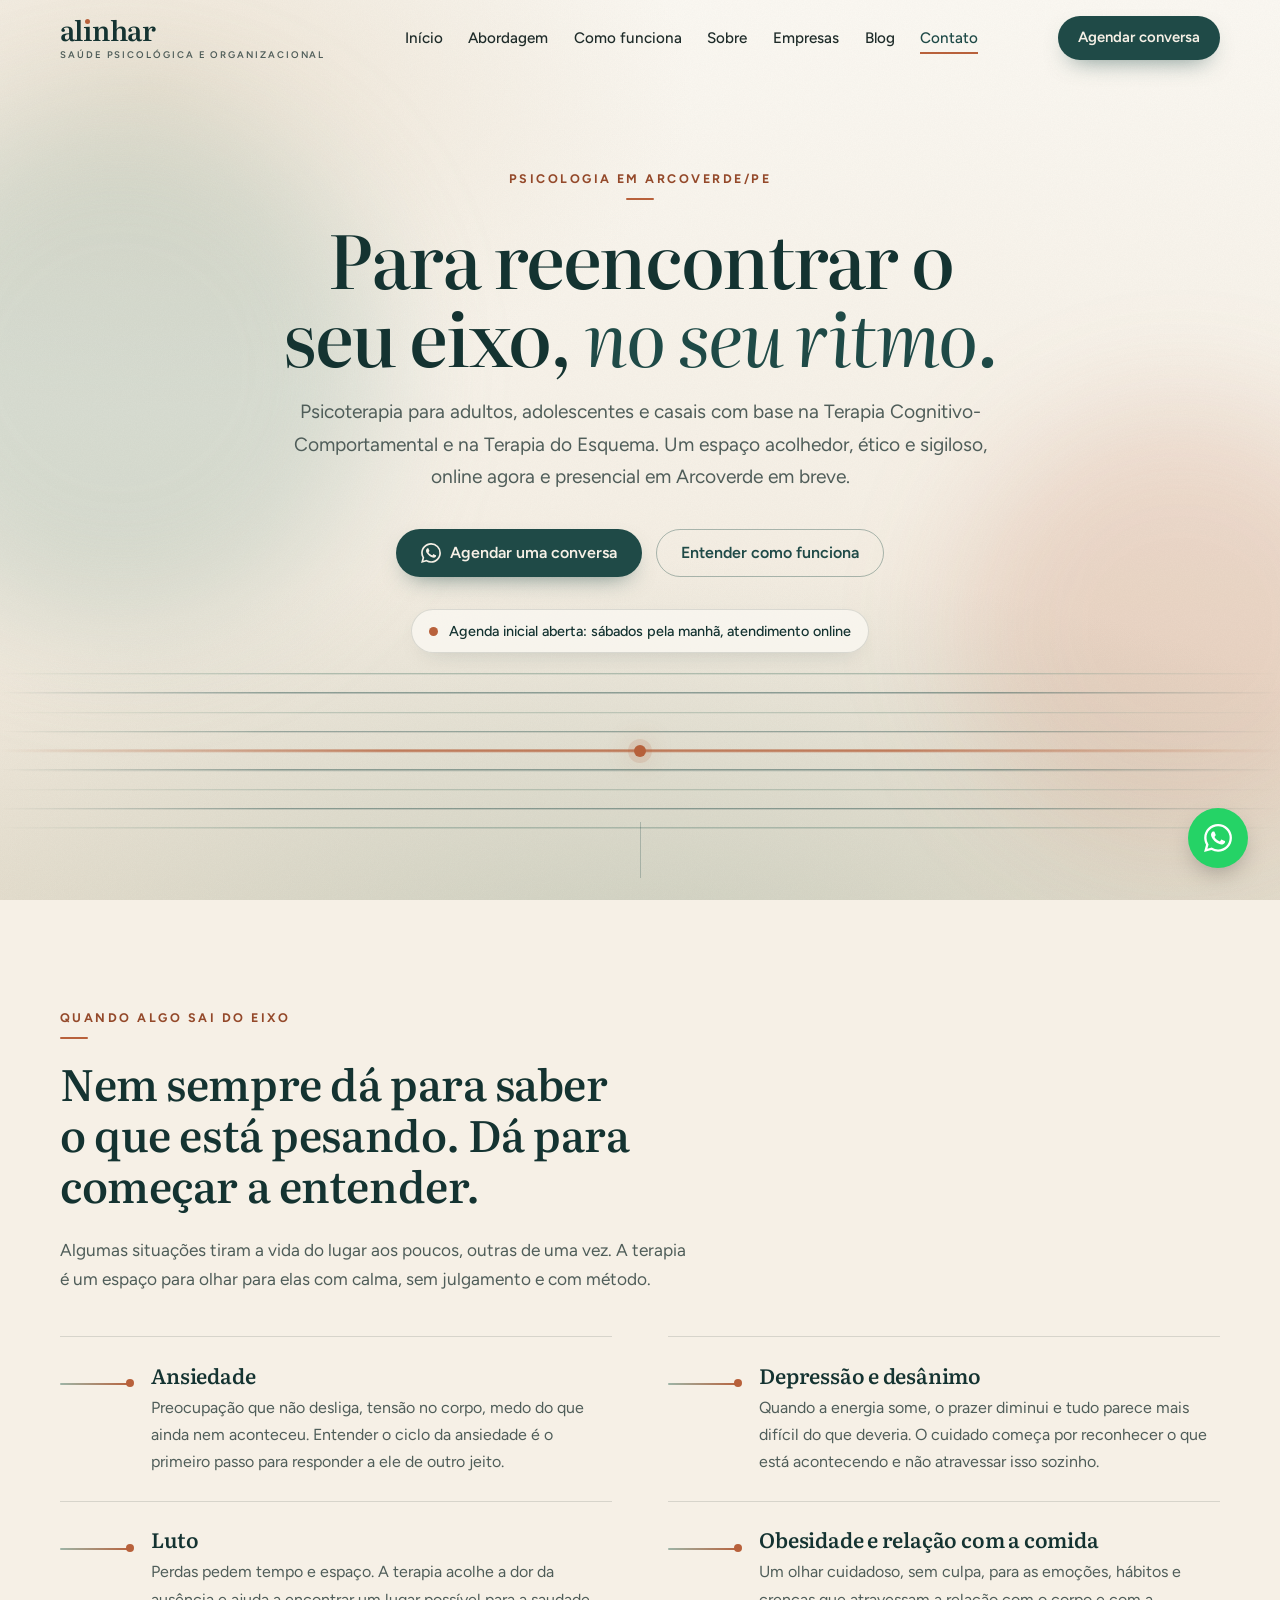
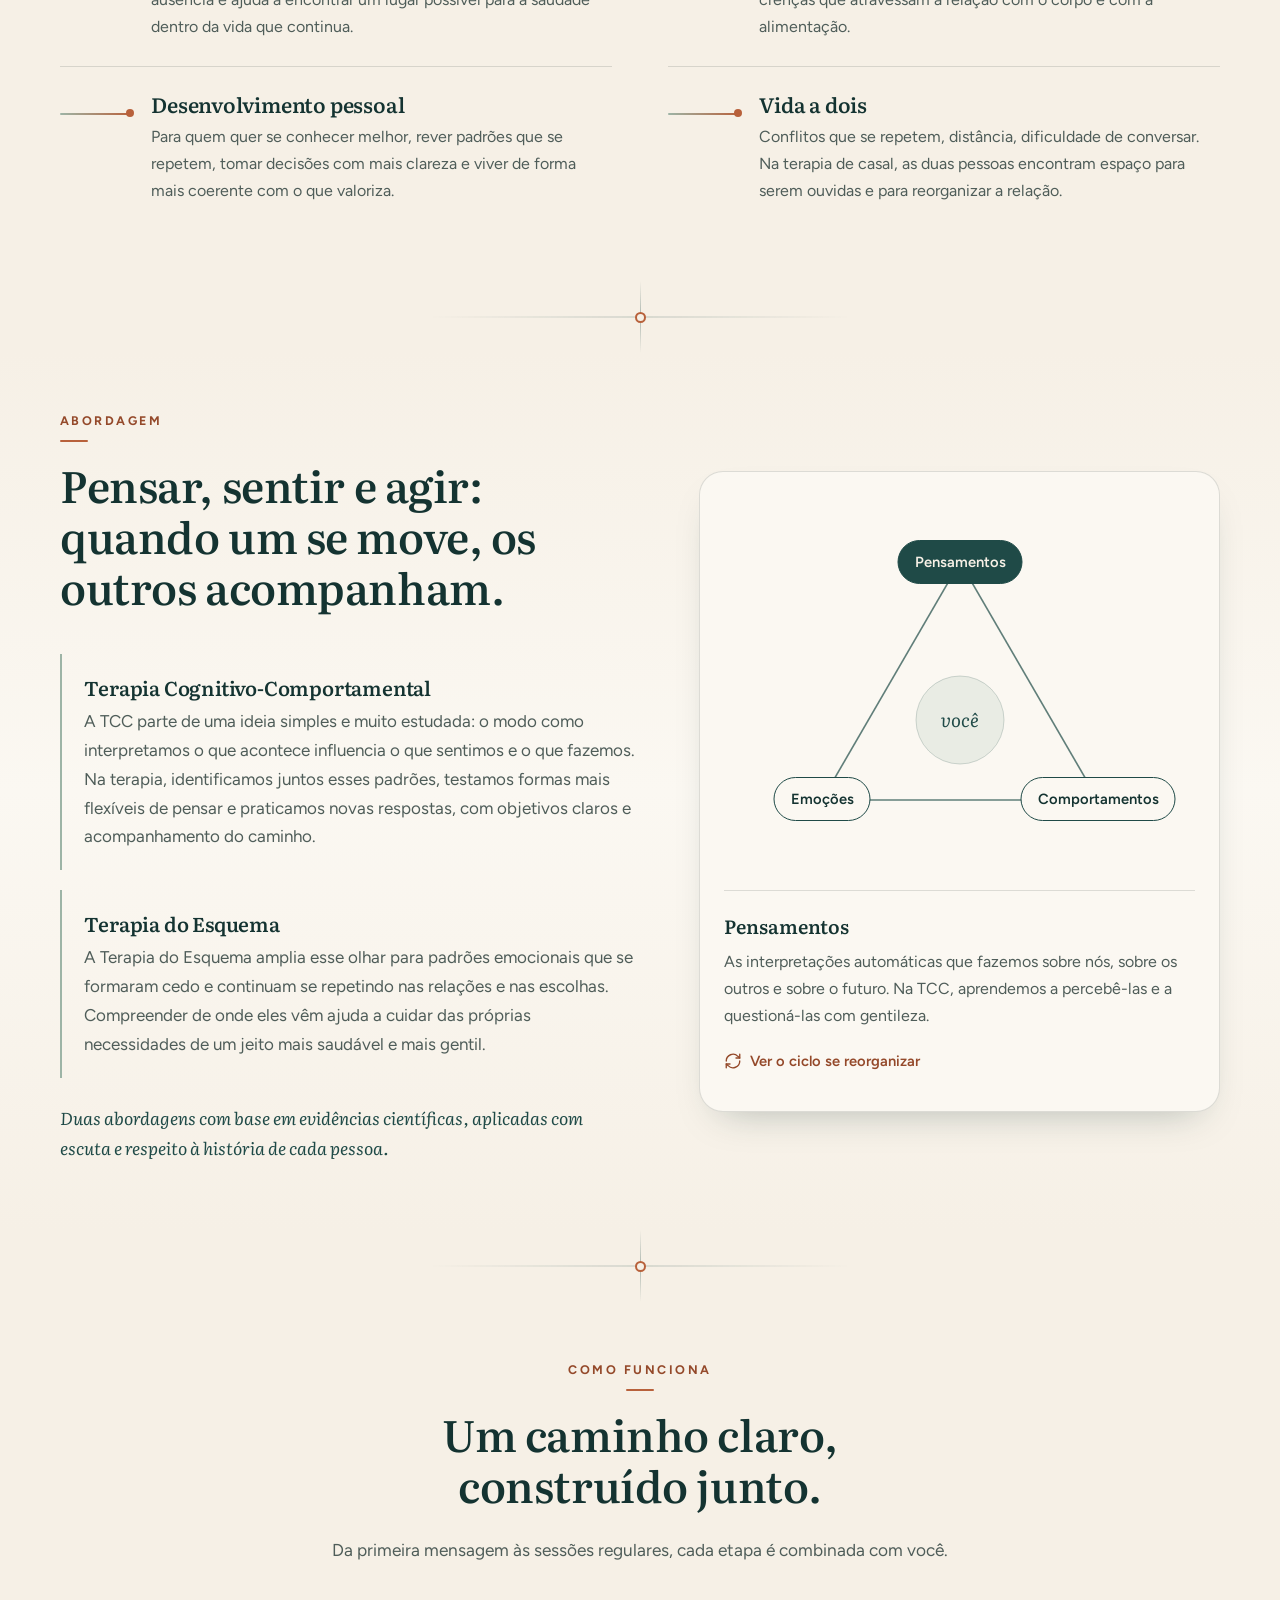
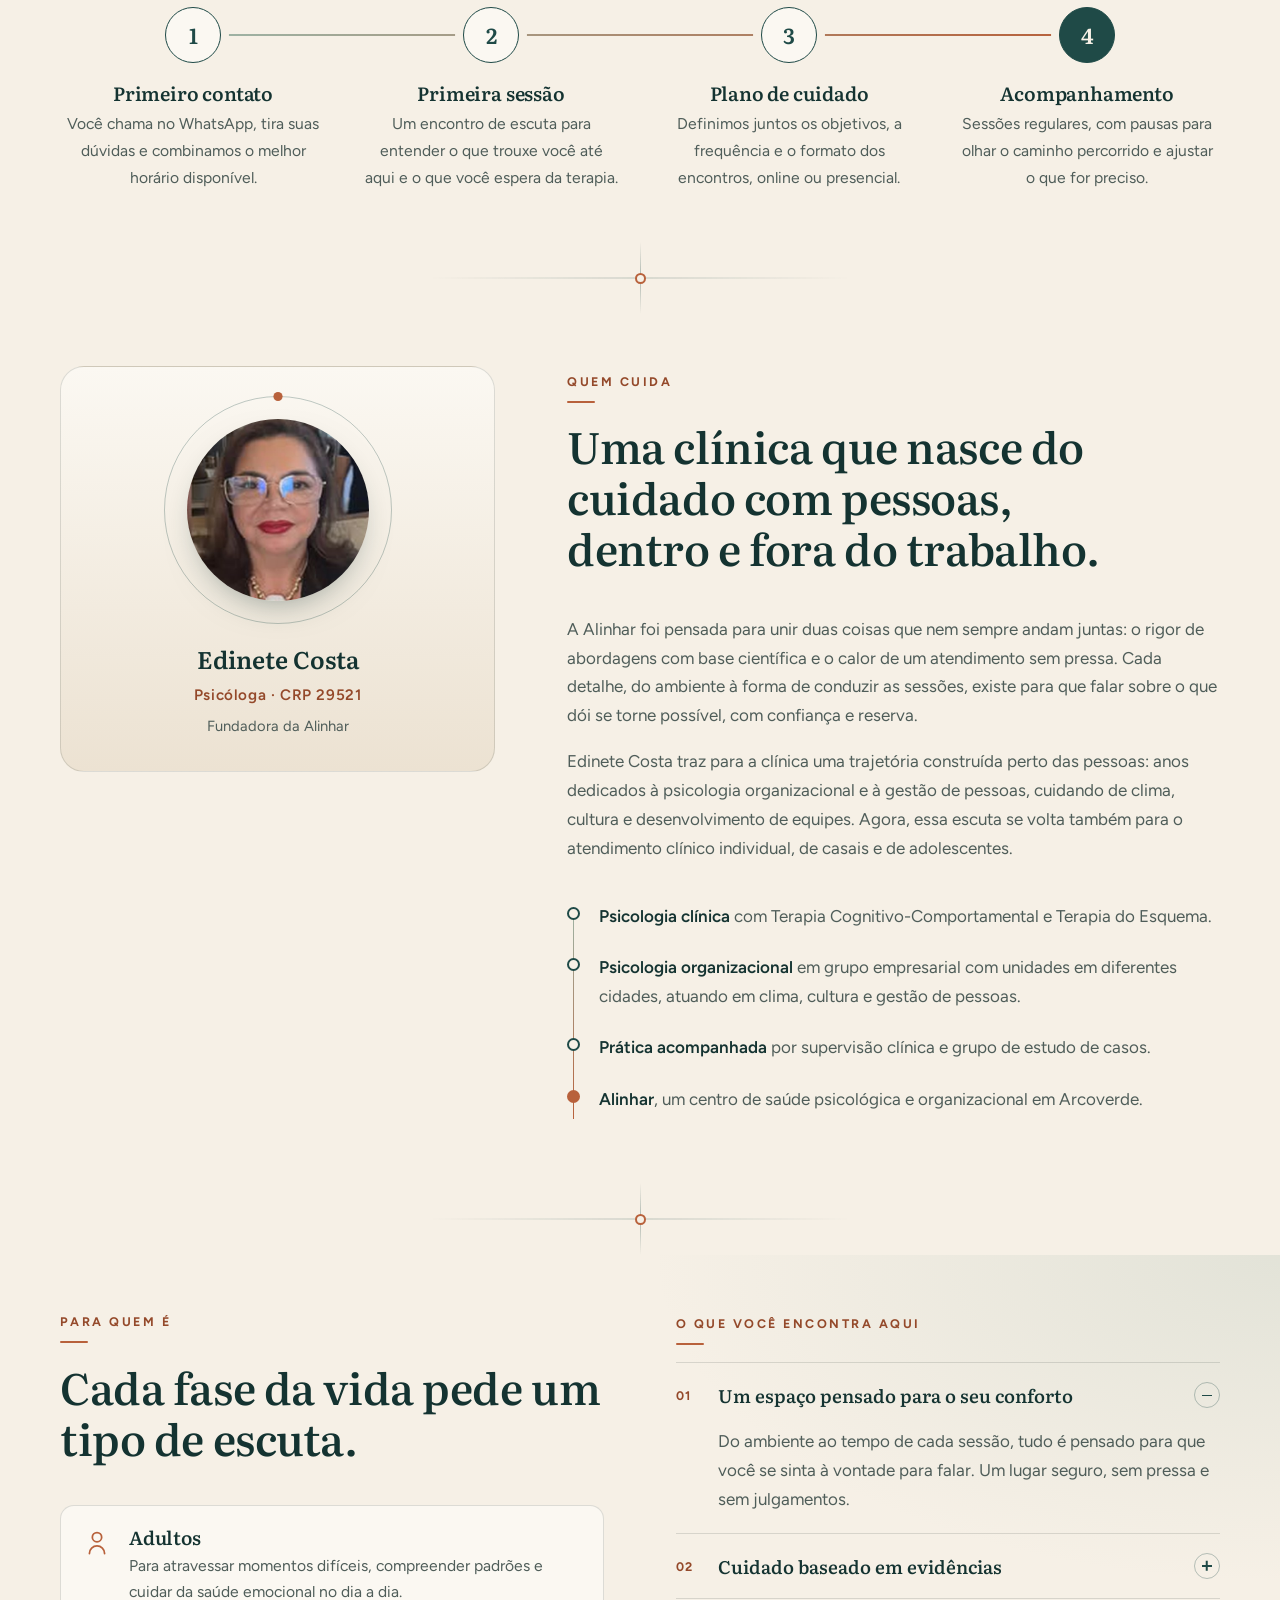
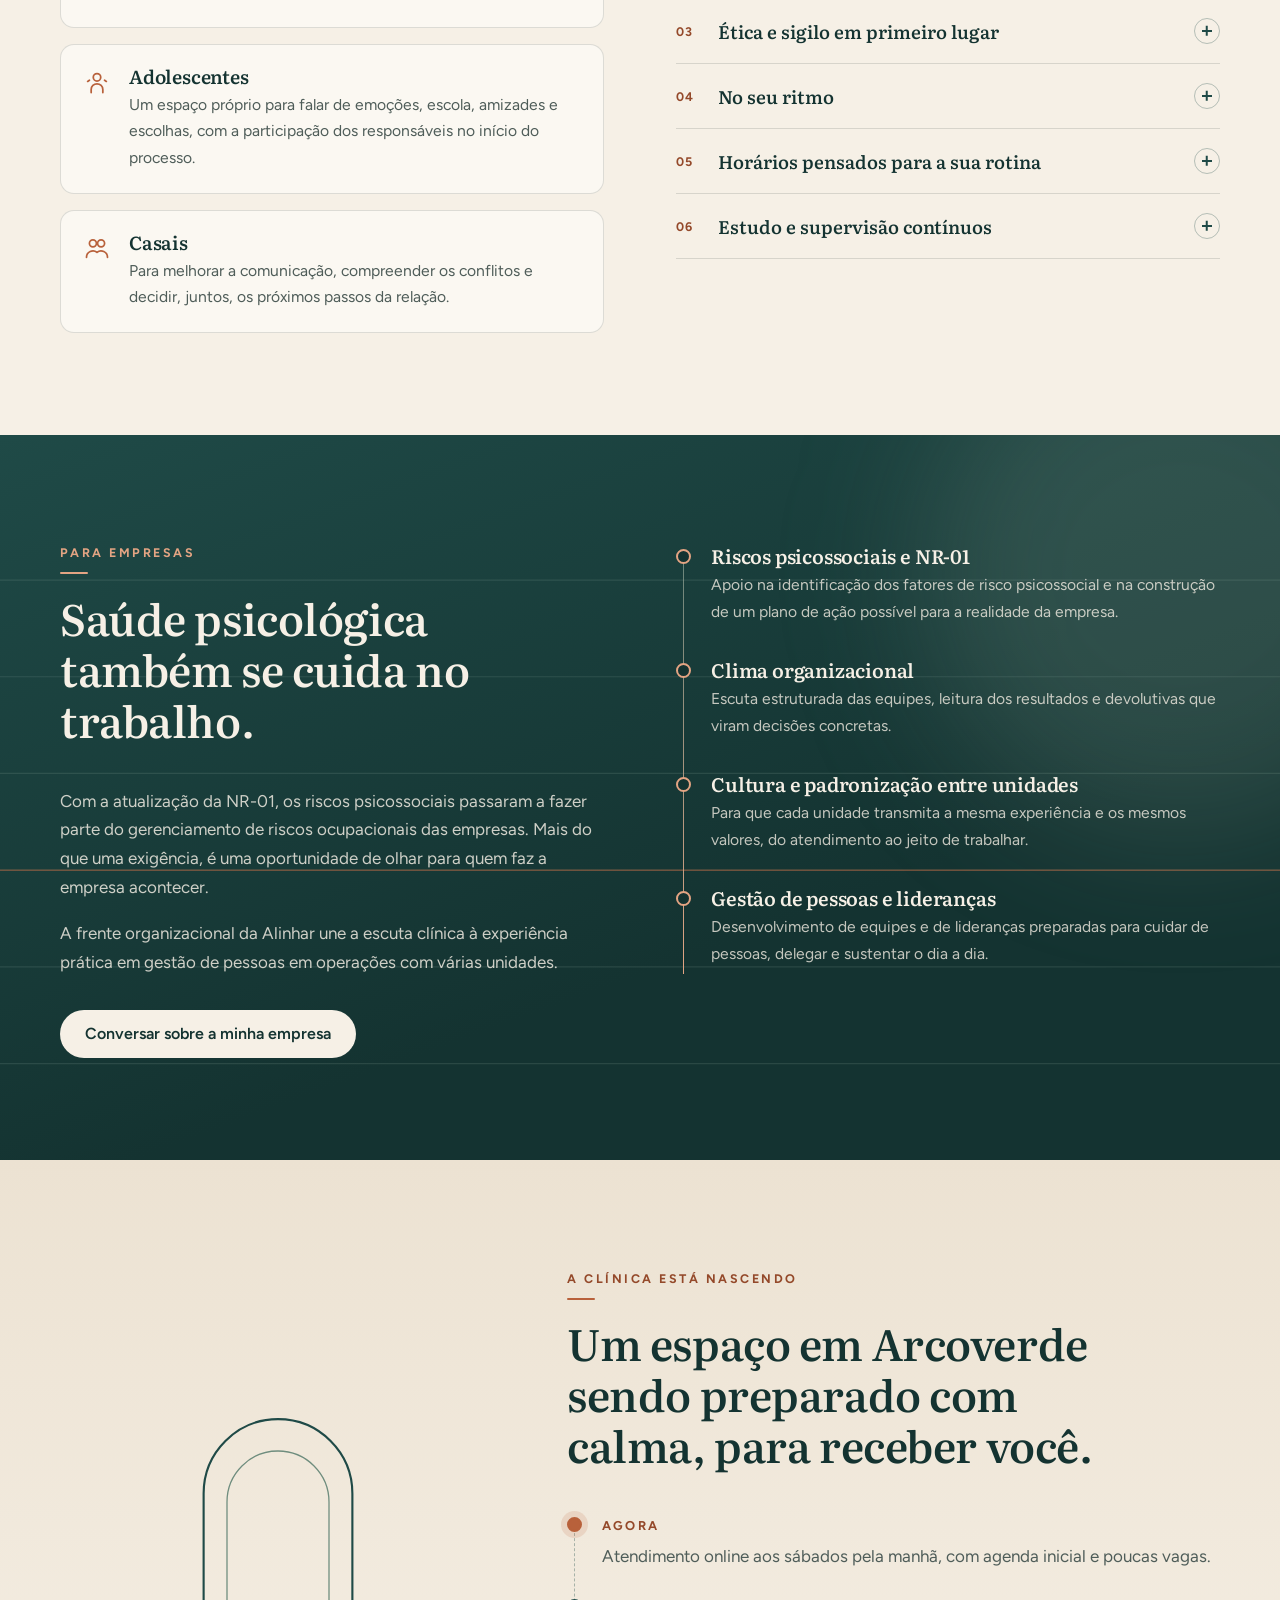
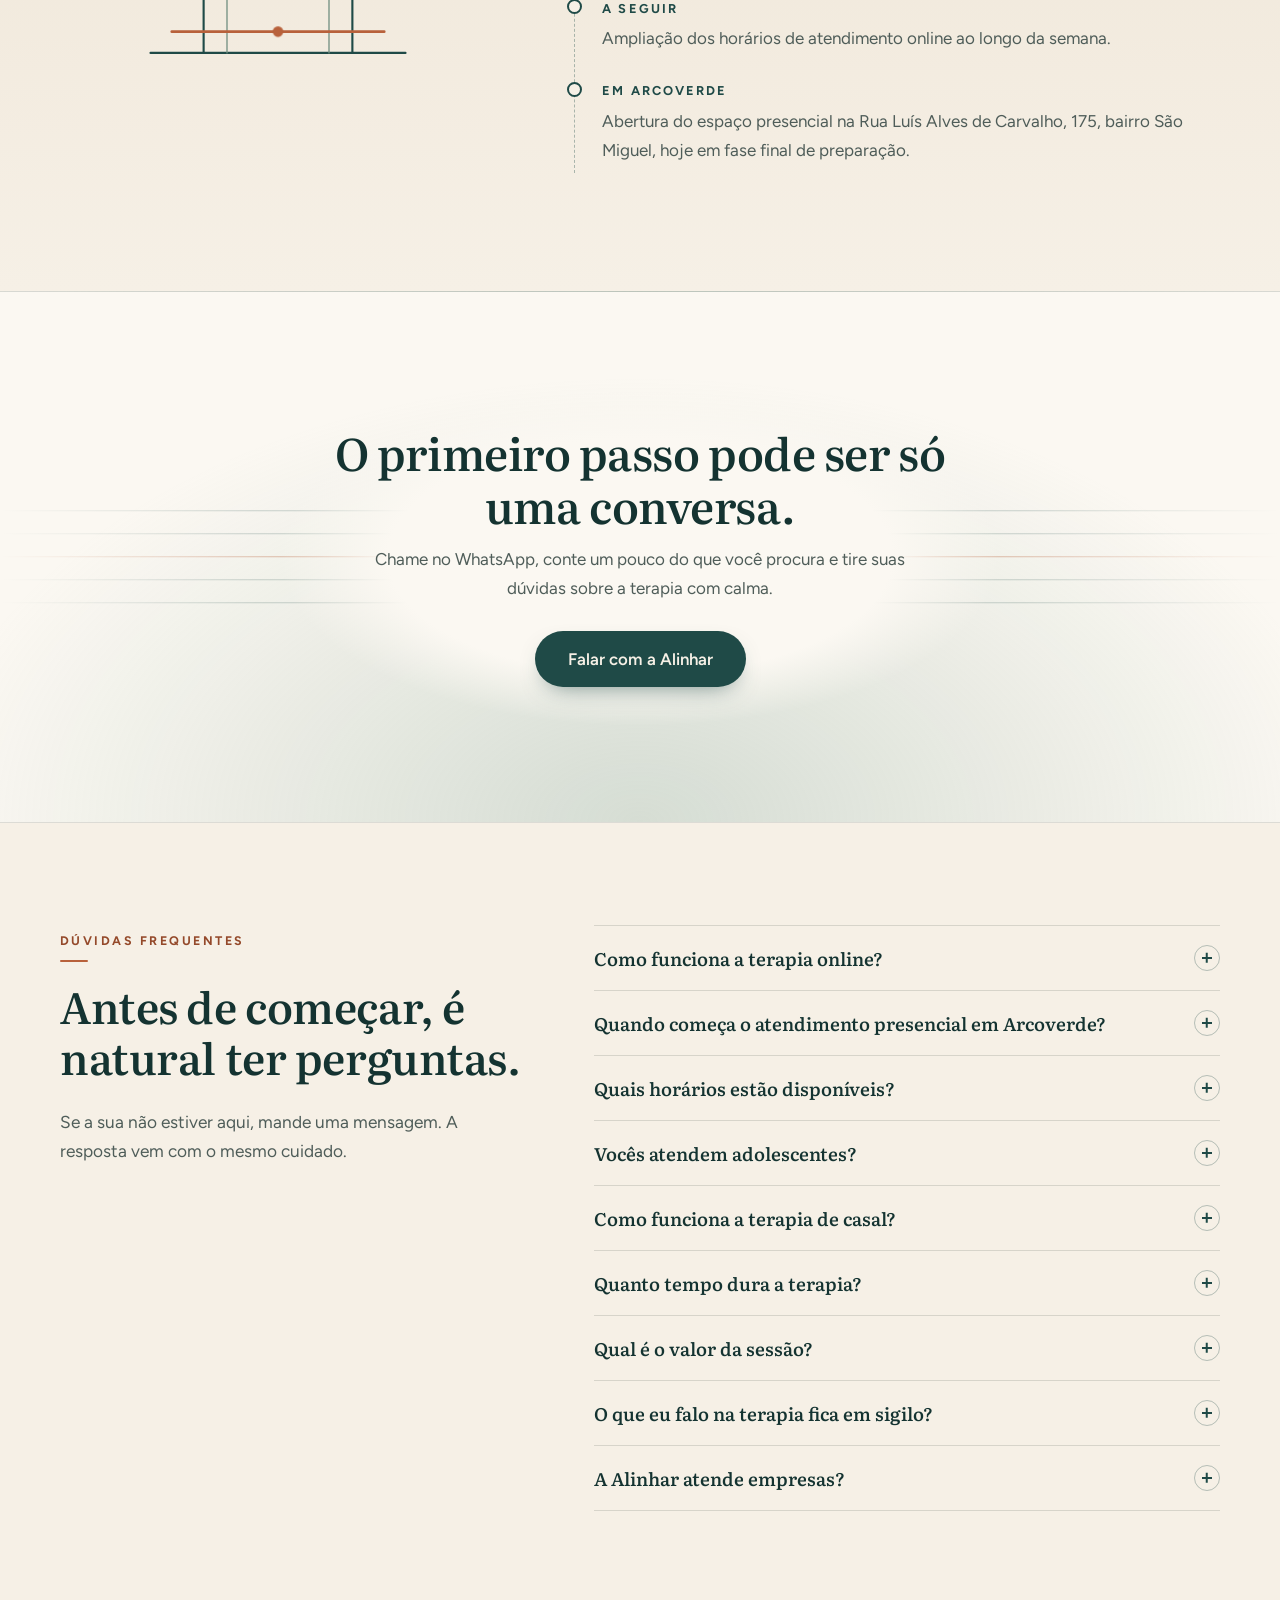
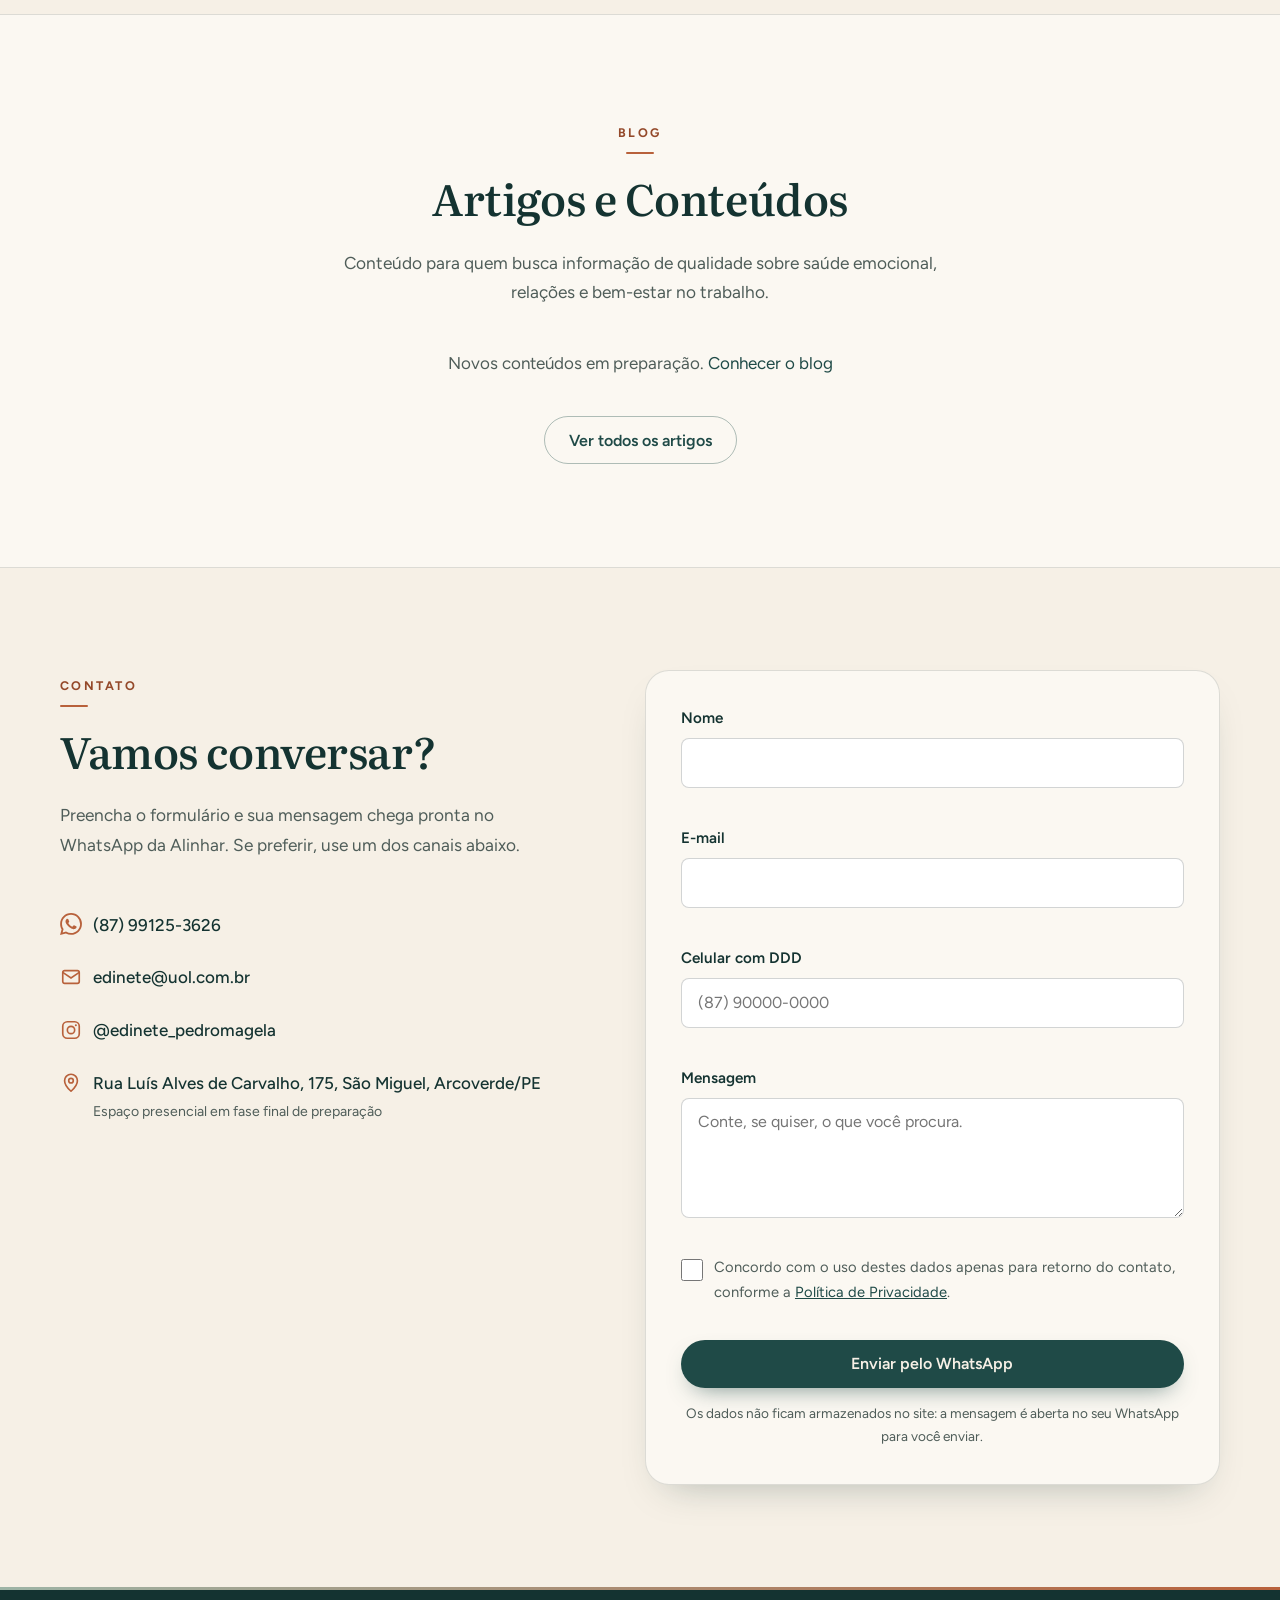
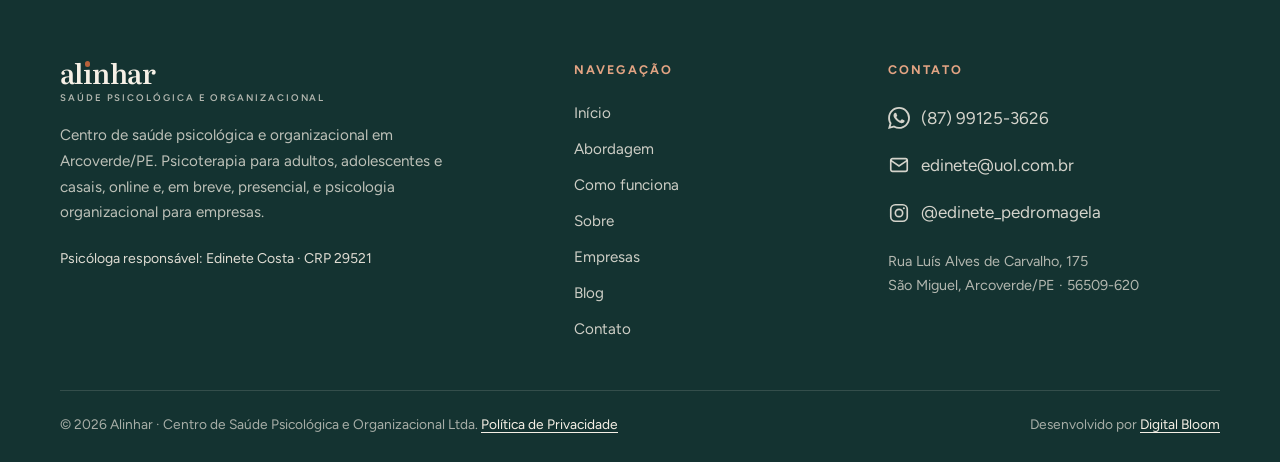
<file: index.html>
<!DOCTYPE html>
<!-- Persona visual: D - Narrativo com Fluxo | Conceito autoral: "O eixo" (fios que se alinham) -->
<html lang="pt-BR">
<head>
  <meta charset="UTF-8">
  <meta name="viewport" content="width=device-width, initial-scale=1">
  <title>Psicóloga em Arcoverde | Alinhar Saúde Psicológica</title>
  <meta name="description" content="Psicoterapia para adultos, adolescentes e casais com TCC e Terapia do Esquema. Atendimento online e, em breve, presencial em Arcoverde/PE. Fale pelo WhatsApp.">
  <meta name="theme-color" content="#1F4A47">
  <link rel="canonical" href="https://centrosaudepsicologicaorganizaciona.vercel.app/">

  <meta property="og:type" content="website">
  <meta property="og:locale" content="pt_BR">
  <meta property="og:site_name" content="Alinhar · Centro de Saúde Psicológica e Organizacional">
  <meta property="og:title" content="Alinhar · Psicologia clínica e organizacional em Arcoverde">
  <meta property="og:description" content="Um espaço acolhedor, ético e sigiloso para reencontrar o seu eixo. Psicoterapia com TCC e Terapia do Esquema, online e em Arcoverde/PE.">
  <meta property="og:url" content="https://centrosaudepsicologicaorganizaciona.vercel.app/">
  <meta property="og:image" content="https://centrosaudepsicologicaorganizaciona.vercel.app/images/og-image.png">
  <meta property="og:image:width" content="1200">
  <meta property="og:image:height" content="630">
  <meta property="og:image:alt" content="Alinhar: para reencontrar o seu eixo, no seu ritmo. Psicologia em Arcoverde/PE.">
  <meta name="twitter:card" content="summary_large_image">
  <meta name="twitter:title" content="Alinhar · Psicologia clínica e organizacional em Arcoverde">
  <meta name="twitter:description" content="Um espaço acolhedor, ético e sigiloso para reencontrar o seu eixo. Psicoterapia com TCC e Terapia do Esquema, online e em Arcoverde/PE.">
  <meta name="twitter:image" content="https://centrosaudepsicologicaorganizaciona.vercel.app/images/og-image.png">

  <link rel="icon" type="image/png" href="images/favicon.png">
  <link rel="apple-touch-icon" href="images/apple-touch-icon.png">

  <link rel="preconnect" href="https://fonts.googleapis.com">
  <link rel="preconnect" href="https://fonts.gstatic.com" crossorigin>
  <link href="https://fonts.googleapis.com/css2?family=Literata:ital,opsz,wght@0,7..72,400..700;1,7..72,400..600&family=Figtree:wght@400;500;600;700&display=swap" rel="stylesheet">
  <link rel="stylesheet" href="css/style.css">

  <script type="application/ld+json">
  {
    "@context": "https://schema.org",
    "@type": "MedicalBusiness",
    "name": "Alinhar · Centro de Saúde Psicológica e Organizacional",
    "legalName": "Centro de Saúde Psicológica e Organizacional Ltda",
    "url": "https://centrosaudepsicologicaorganizaciona.vercel.app/",
    "image": "https://centrosaudepsicologicaorganizaciona.vercel.app/images/og-image.png",
    "logo": "https://centrosaudepsicologicaorganizaciona.vercel.app/images/apple-touch-icon.png",
    "description": "Psicoterapia para adultos, adolescentes e casais com Terapia Cognitivo-Comportamental e Terapia do Esquema, e psicologia organizacional para empresas, em Arcoverde/PE e online.",
    "telephone": "+55-87-99125-3626",
    "email": "edinete@uol.com.br",
    "address": {
      "@type": "PostalAddress",
      "streetAddress": "Rua Luís Alves de Carvalho, 175, São Miguel",
      "addressLocality": "Arcoverde",
      "addressRegion": "PE",
      "postalCode": "56509-620",
      "addressCountry": "BR"
    },
    "areaServed": ["Arcoverde", "Pernambuco", "Brasil"],
    "knowsAbout": ["Psicoterapia", "Terapia Cognitivo-Comportamental", "Terapia do Esquema", "Ansiedade", "Depressão", "Luto", "Terapia de casal", "Psicologia organizacional", "NR-01"],
    "founder": {
      "@type": "Person",
      "name": "Edinete Costa",
      "jobTitle": "Psicóloga clínica e organizacional",
      "identifier": "CRP 29521"
    },
    "sameAs": ["https://www.instagram.com/edinete_pedromagela/"]
  }
  </script>
  <script type="application/ld+json">
  {
    "@context": "https://schema.org",
    "@type": "FAQPage",
    "mainEntity": [
      {"@type": "Question", "name": "Como funciona a terapia online?", "acceptedAnswer": {"@type": "Answer", "text": "As sessões acontecem por videochamada, com o mesmo cuidado e o mesmo sigilo do atendimento presencial. Basta uma conexão estável e um lugar reservado, onde você possa falar à vontade."}},
      {"@type": "Question", "name": "Quando começa o atendimento presencial em Arcoverde?", "acceptedAnswer": {"@type": "Answer", "text": "O espaço da Alinhar, no bairro São Miguel, está em fase final de preparação. Enquanto isso, os atendimentos acontecem online. A abertura do presencial será avisada aqui no site e pelo WhatsApp."}},
      {"@type": "Question", "name": "Quais horários estão disponíveis?", "acceptedAnswer": {"@type": "Answer", "text": "Neste início, a agenda está aberta aos sábados pela manhã, com poucas vagas. Novos horários serão abertos ao longo dos próximos meses."}},
      {"@type": "Question", "name": "Vocês atendem adolescentes?", "acceptedAnswer": {"@type": "Answer", "text": "Sim. No atendimento de adolescentes, os responsáveis participam do início do processo e autorizam o acompanhamento. O conteúdo das sessões é protegido pelo sigilo profissional, dentro dos limites previstos no Código de Ética."}},
      {"@type": "Question", "name": "Como funciona a terapia de casal?", "acceptedAnswer": {"@type": "Answer", "text": "As sessões acontecem com as duas pessoas, com espaço para que cada uma seja ouvida. O trabalho busca compreender os padrões da relação e construir formas mais saudáveis de comunicação e de lidar com os conflitos."}},
      {"@type": "Question", "name": "Quanto tempo dura a terapia?", "acceptedAnswer": {"@type": "Answer", "text": "Depende dos objetivos e do ritmo de cada pessoa. Na TCC, as metas são definidas em conjunto e revistas ao longo do processo, e a frequência das sessões é combinada desde o início."}},
      {"@type": "Question", "name": "Qual é o valor da sessão?", "acceptedAnswer": {"@type": "Answer", "text": "Os valores são informados diretamente no primeiro contato, pelo WhatsApp."}},
      {"@type": "Question", "name": "O que eu falo na terapia fica em sigilo?", "acceptedAnswer": {"@type": "Answer", "text": "Sim. O sigilo é um dever ético da psicóloga, previsto no Código de Ética Profissional do Psicólogo. As únicas exceções são as situações de risco descritas no próprio Código."}},
      {"@type": "Question", "name": "A Alinhar atende empresas?", "acceptedAnswer": {"@type": "Answer", "text": "Sim. A frente organizacional apoia empresas na gestão de riscos psicossociais prevista na NR-01, no clima, na cultura e na gestão de pessoas. O primeiro passo é uma conversa para entender a realidade da empresa."}}
    ]
  }
  </script>
</head>
<body id="topo">
  <a class="pular" href="#conteudo">Pular para o conteúdo</a>
  <div class="progresso" aria-hidden="true"><span id="progresso"></span></div>

  <header class="navbar" id="navbar">
    <div class="navbar__inner wrap">
      <a class="marca navbar__logo" href="#topo" aria-label="Alinhar, Centro de Saúde Psicológica e Organizacional, voltar ao início">
        <span class="marca__nome">al<span class="marca__i">ı<span class="marca__ponto"></span></span>nhar</span>
        <span class="marca__sub">saúde psicológica e organizacional</span>
      </a>
      <nav class="navbar__nav" aria-label="Menu principal">
        <ul class="nav-links">
          <li><a href="#topo">Início</a></li>
          <li><a href="#abordagem">Abordagem</a></li>
          <li><a href="#como-funciona">Como funciona</a></li>
          <li><a href="#sobre">Sobre</a></li>
          <li><a href="#empresas">Empresas</a></li>
          <li><a href="/blog/">Blog</a></li>
          <li><a href="#contato">Contato</a></li>
        </ul>
      </nav>
      <a class="btn btn-primario navbar__cta" href="https://wa.me/5587991253626?text=Ol%C3%A1!%20Vim%20pelo%20site%20da%20Alinhar%20e%20gostaria%20de%20agendar%20uma%20conversa." target="_blank" rel="noopener">Agendar conversa</a>
      <button class="nav-toggle" id="navToggle" aria-label="Abrir menu" aria-expanded="false" aria-controls="mobileMenu">
        <svg viewBox="0 0 24 24" width="26" height="26" fill="none" stroke="currentColor" stroke-width="2" stroke-linecap="round" aria-hidden="true"><path d="M4 7h16M4 12h16M4 17h16"/></svg>
      </button>
    </div>
  </header>

  <div class="menu-backdrop" id="menuBackdrop"></div>
  <nav class="mobile-menu" id="mobileMenu" aria-label="Menu">
    <div class="mobile-menu__head">
      <a class="marca marca--compacta" href="#topo" aria-label="Alinhar, início">
        <span class="marca__nome">al<span class="marca__i">ı<span class="marca__ponto"></span></span>nhar</span>
      </a>
      <button class="mobile-close" id="mobileClose" aria-label="Fechar menu">
        <svg viewBox="0 0 24 24" fill="none" stroke="currentColor" stroke-width="2" stroke-linecap="round" aria-hidden="true"><path d="M6 6l12 12M18 6L6 18"/></svg>
      </button>
    </div>
    <ul class="mobile-menu__links">
      <li><a href="#topo">Início</a></li>
      <li><a href="#abordagem">Abordagem</a></li>
      <li><a href="#como-funciona">Como funciona</a></li>
      <li><a href="#sobre">Sobre</a></li>
      <li><a href="#empresas">Empresas</a></li>
      <li><a href="/blog/">Blog</a></li>
      <li><a href="#contato">Contato</a></li>
    </ul>
    <a class="btn btn-primario mobile-menu__cta" href="https://wa.me/5587991253626?text=Ol%C3%A1!%20Vim%20pelo%20site%20da%20Alinhar%20e%20gostaria%20de%20agendar%20uma%20conversa." target="_blank" rel="noopener">Agendar conversa</a>
  </nav>

  <main id="conteudo">

    <!-- HERO: fios desalinhados que encontram o eixo -->
    <section class="hero" id="hero" aria-labelledby="hero-titulo">
      <div class="hero__fundo" aria-hidden="true">
        <div class="hero__glow hero__glow--a decor-drift"></div>
        <div class="hero__glow hero__glow--b decor-drift"></div>
        <svg class="hero__fios" viewBox="0 0 1200 420" preserveAspectRatio="none" aria-hidden="true">
          <defs>
            <linearGradient id="gFio" gradientUnits="userSpaceOnUse" x1="0" x2="1200" y1="0" y2="0">
              <stop offset="0" stop-color="#1F4A47" stop-opacity="0"/>
              <stop offset=".22" stop-color="#1F4A47" stop-opacity=".6"/>
              <stop offset=".78" stop-color="#1F4A47" stop-opacity=".6"/>
              <stop offset="1" stop-color="#1F4A47" stop-opacity="0"/>
            </linearGradient>
            <linearGradient id="gFioSalvia" gradientUnits="userSpaceOnUse" x1="0" x2="1200" y1="0" y2="0">
              <stop offset="0" stop-color="#7E9A8B" stop-opacity="0"/>
              <stop offset=".25" stop-color="#7E9A8B" stop-opacity=".7"/>
              <stop offset=".75" stop-color="#7E9A8B" stop-opacity=".7"/>
              <stop offset="1" stop-color="#7E9A8B" stop-opacity="0"/>
            </linearGradient>
            <linearGradient id="gFioTerra" gradientUnits="userSpaceOnUse" x1="0" x2="1200" y1="0" y2="0">
              <stop offset="0" stop-color="#B8613B" stop-opacity="0"/>
              <stop offset=".3" stop-color="#B8613B" stop-opacity=".95"/>
              <stop offset=".7" stop-color="#B8613B" stop-opacity=".95"/>
              <stop offset="1" stop-color="#B8613B" stop-opacity="0"/>
            </linearGradient>
          </defs>
          <g class="fio" style="--r:-9deg;--y:-70px;--d:0ms"><line x1="0" y1="150" x2="1200" y2="150" stroke="url(#gFioSalvia)" stroke-width="1.2" vector-effect="non-scaling-stroke"/></g>
          <g class="fio" style="--r:6deg;--y:40px;--d:60ms"><line x1="0" y1="175" x2="1200" y2="175" stroke="url(#gFio)" stroke-width="1" vector-effect="non-scaling-stroke"/></g>
          <g class="fio" style="--r:-4deg;--y:-30px;--d:120ms"><line x1="0" y1="200" x2="1200" y2="200" stroke="url(#gFioSalvia)" stroke-width="1.2" vector-effect="non-scaling-stroke"/></g>
          <g class="fio" style="--r:11deg;--y:55px;--d:180ms"><line x1="0" y1="225" x2="1200" y2="225" stroke="url(#gFio)" stroke-width="1" vector-effect="non-scaling-stroke"/></g>
          <g class="fio fio--terra" style="--r:-7deg;--y:-12px;--d:240ms"><line x1="0" y1="250" x2="1200" y2="250" stroke="url(#gFioTerra)" stroke-width="2" vector-effect="non-scaling-stroke"/></g>
          <g class="fio" style="--r:5deg;--y:62px;--d:300ms"><line x1="0" y1="275" x2="1200" y2="275" stroke="url(#gFio)" stroke-width="1" vector-effect="non-scaling-stroke"/></g>
          <g class="fio" style="--r:-12deg;--y:-48px;--d:360ms"><line x1="0" y1="300" x2="1200" y2="300" stroke="url(#gFioSalvia)" stroke-width="1.2" vector-effect="non-scaling-stroke"/></g>
          <g class="fio" style="--r:8deg;--y:30px;--d:420ms"><line x1="0" y1="325" x2="1200" y2="325" stroke="url(#gFio)" stroke-width="1" vector-effect="non-scaling-stroke"/></g>
          <g class="fio" style="--r:-5deg;--y:-60px;--d:480ms"><line x1="0" y1="350" x2="1200" y2="350" stroke="url(#gFioSalvia)" stroke-width="1.2" vector-effect="non-scaling-stroke"/></g>
        </svg>
        <span class="hero__ponto"></span>
        <svg class="grao" aria-hidden="true"><filter id="grao"><feTurbulence type="fractalNoise" baseFrequency=".85" numOctaves="2" stitchTiles="stitch"/><feColorMatrix values="0 0 0 0 0.12  0 0 0 0 0.17  0 0 0 0 0.16  0 0 0 .55 0"/></filter><rect width="100%" height="100%" filter="url(#grao)"/></svg>
      </div>

      <div class="hero__conteudo wrap">
        <p class="eyebrow hero__in" style="--h:0">Psicologia em Arcoverde/PE</p>
        <h1 class="hero__titulo hero__in" id="hero-titulo" style="--h:1">Para reencontrar o seu eixo, <em>no seu ritmo.</em></h1>
        <p class="hero__sub hero__in" style="--h:2">Psicoterapia para adultos, adolescentes e casais com base na Terapia Cognitivo-Comportamental e na Terapia do Esquema. Um espaço acolhedor, ético e sigiloso, online agora e presencial em Arcoverde em breve.</p>
        <div class="hero__acoes hero__in" style="--h:3">
          <a class="btn btn-primario" href="https://wa.me/5587991253626?text=Ol%C3%A1!%20Vim%20pelo%20site%20da%20Alinhar%20e%20gostaria%20de%20agendar%20uma%20conversa." target="_blank" rel="noopener">
            <svg width="20" height="20" viewBox="0 0 24 24" fill="currentColor" aria-hidden="true"><path d="M17.472 14.382c-.297-.149-1.758-.867-2.03-.967-.273-.099-.471-.148-.67.15-.197.297-.767.966-.94 1.164-.173.199-.347.223-.644.075-.297-.15-1.255-.463-2.39-1.475-.883-.788-1.48-1.761-1.653-2.059-.173-.297-.018-.458.13-.606.134-.133.298-.347.446-.52.149-.174.198-.298.298-.497.099-.198.05-.371-.025-.52-.075-.149-.669-1.612-.916-2.207-.242-.579-.487-.5-.669-.51-.173-.008-.371-.01-.57-.01-.198 0-.52.074-.792.372-.272.297-1.04 1.016-1.04 2.479 0 1.462 1.065 2.875 1.213 3.074.149.198 2.096 3.2 5.077 4.487.709.306 1.262.489 1.694.625.712.227 1.36.195 1.871.118.571-.085 1.758-.719 2.006-1.413.248-.694.248-1.289.173-1.413-.074-.124-.272-.198-.57-.347m-5.421 7.403h-.004a9.87 9.87 0 01-5.031-1.378l-.361-.214-3.741.982.998-3.648-.235-.374a9.86 9.86 0 01-1.51-5.26c.001-5.45 4.436-9.884 9.888-9.884 2.64 0 5.122 1.03 6.988 2.898a9.825 9.825 0 012.893 6.994c-.003 5.45-4.437 9.884-9.885 9.884m8.413-18.297A11.815 11.815 0 0012.05 0C5.495 0 .16 5.335.157 11.892c0 2.096.547 4.142 1.588 5.945L.057 24l6.305-1.654a11.882 11.882 0 005.683 1.448h.005c6.554 0 11.89-5.335 11.893-11.893a11.821 11.821 0 00-3.48-8.413Z"/></svg>
            Agendar uma conversa
          </a>
          <a class="btn btn-linha" href="#como-funciona">Entender como funciona</a>
        </div>
        <p class="hero__selo hero__in" style="--h:4"><span class="hero__selo-ponto" aria-hidden="true"></span>Agenda inicial aberta: sábados pela manhã, atendimento online</p>
      </div>

      <a class="hero__rolar" href="#temas" aria-label="Rolar para o conteúdo">
        <span class="hero__rolar-linha" aria-hidden="true"></span>
      </a>
    </section>

    <!-- TEMAS: fios que se endireitam -->
    <section class="secao temas" id="temas" aria-labelledby="temas-titulo">
      <div class="wrap">
        <div class="cabecalho-secao animate-on-scroll">
          <p class="eyebrow">Quando algo sai do eixo</p>
          <h2 class="titulo-secao" id="temas-titulo">Nem sempre dá para saber o que está pesando. Dá para começar a entender.</h2>
          <p class="intro-secao">Algumas situações tiram a vida do lugar aos poucos, outras de uma vez. A terapia é um espaço para olhar para elas com calma, sem julgamento e com método.</p>
        </div>

        <ul class="temas__lista">
          <li class="tema animate-on-scroll" style="--i:0">
            <span class="tema__fio" aria-hidden="true"><span></span></span>
            <div>
              <h3>Ansiedade</h3>
              <p>Preocupação que não desliga, tensão no corpo, medo do que ainda nem aconteceu. Entender o ciclo da ansiedade é o primeiro passo para responder a ele de outro jeito.</p>
            </div>
          </li>
          <li class="tema animate-on-scroll" style="--i:1">
            <span class="tema__fio" aria-hidden="true"><span></span></span>
            <div>
              <h3>Depressão e desânimo</h3>
              <p>Quando a energia some, o prazer diminui e tudo parece mais difícil do que deveria. O cuidado começa por reconhecer o que está acontecendo e não atravessar isso sozinho.</p>
            </div>
          </li>
          <li class="tema animate-on-scroll" style="--i:2">
            <span class="tema__fio" aria-hidden="true"><span></span></span>
            <div>
              <h3>Luto</h3>
              <p>Perdas pedem tempo e espaço. A terapia acolhe a dor da ausência e ajuda a encontrar um lugar possível para a saudade dentro da vida que continua.</p>
            </div>
          </li>
          <li class="tema animate-on-scroll" style="--i:3">
            <span class="tema__fio" aria-hidden="true"><span></span></span>
            <div>
              <h3>Obesidade e relação com a comida</h3>
              <p>Um olhar cuidadoso, sem culpa, para as emoções, hábitos e crenças que atravessam a relação com o corpo e com a alimentação.</p>
            </div>
          </li>
          <li class="tema animate-on-scroll" style="--i:4">
            <span class="tema__fio" aria-hidden="true"><span></span></span>
            <div>
              <h3>Desenvolvimento pessoal</h3>
              <p>Para quem quer se conhecer melhor, rever padrões que se repetem, tomar decisões com mais clareza e viver de forma mais coerente com o que valoriza.</p>
            </div>
          </li>
          <li class="tema animate-on-scroll" style="--i:5">
            <span class="tema__fio" aria-hidden="true"><span></span></span>
            <div>
              <h3>Vida a dois</h3>
              <p>Conflitos que se repetem, distância, dificuldade de conversar. Na terapia de casal, as duas pessoas encontram espaço para serem ouvidas e para reorganizar a relação.</p>
            </div>
          </li>
        </ul>
      </div>
    </section>

    <div class="no" aria-hidden="true"><span></span></div>

    <!-- ABORDAGEM: triângulo da TCC que se equilibra -->
    <section class="secao abordagem" id="abordagem" aria-labelledby="abordagem-titulo">
      <div class="wrap abordagem__grid">
        <div class="abordagem__texto">
          <div class="cabecalho-secao animate-on-scroll">
            <p class="eyebrow">Abordagem</p>
            <h2 class="titulo-secao" id="abordagem-titulo">Pensar, sentir e agir: quando um se move, os outros acompanham.</h2>
          </div>
          <div class="abordagem__bloco animate-on-scroll" style="--i:1">
            <h3>Terapia Cognitivo-Comportamental</h3>
            <p>A TCC parte de uma ideia simples e muito estudada: o modo como interpretamos o que acontece influencia o que sentimos e o que fazemos. Na terapia, identificamos juntos esses padrões, testamos formas mais flexíveis de pensar e praticamos novas respostas, com objetivos claros e acompanhamento do caminho.</p>
          </div>
          <div class="abordagem__bloco animate-on-scroll" style="--i:2">
            <h3>Terapia do Esquema</h3>
            <p>A Terapia do Esquema amplia esse olhar para padrões emocionais que se formaram cedo e continuam se repetindo nas relações e nas escolhas. Compreender de onde eles vêm ajuda a cuidar das próprias necessidades de um jeito mais saudável e mais gentil.</p>
          </div>
          <p class="abordagem__nota animate-on-scroll" style="--i:3">Duas abordagens com base em evidências científicas, aplicadas com escuta e respeito à história de cada pessoa.</p>
        </div>

        <div class="ciclo animate-on-scroll" style="--i:1">
          <div class="ciclo__figura" id="ciclo">
            <svg class="ciclo__linhas" viewBox="0 0 400 360" aria-hidden="true">
              <path class="ciclo__aresta" d="M200 58 L62 296"/>
              <path class="ciclo__aresta" d="M62 296 L338 296"/>
              <path class="ciclo__aresta" d="M338 296 L200 58"/>
              <circle class="ciclo__centro" cx="200" cy="216" r="44"/>
            </svg>
            <span class="ciclo__voce" aria-hidden="true">você</span>
            <button class="ciclo__no ciclo__no--topo is-ativo" type="button" data-ciclo="pensar" aria-pressed="true">Pensamentos</button>
            <button class="ciclo__no ciclo__no--esq" type="button" data-ciclo="sentir" aria-pressed="false">Emoções</button>
            <button class="ciclo__no ciclo__no--dir" type="button" data-ciclo="agir" aria-pressed="false">Comportamentos</button>
          </div>
          <div class="ciclo__painel" aria-live="polite">
            <p class="ciclo__painel-titulo" id="cicloTitulo">Pensamentos</p>
            <p class="ciclo__painel-texto" id="cicloTexto">As interpretações automáticas que fazemos sobre nós, sobre os outros e sobre o futuro. Na TCC, aprendemos a percebê-las e a questioná-las com gentileza.</p>
          </div>
          <button class="ciclo__realinhar" type="button" id="cicloRealinhar">
            <svg width="18" height="18" viewBox="0 0 24 24" fill="none" stroke="currentColor" stroke-width="1.8" stroke-linecap="round" stroke-linejoin="round" aria-hidden="true"><path d="M3 12a9 9 0 0 1 15.5-6.2L21 8"/><path d="M21 3v5h-5"/><path d="M21 12a9 9 0 0 1-15.5 6.2L3 16"/><path d="M3 21v-5h5"/></svg>
            Ver o ciclo se reorganizar
          </button>
        </div>
      </div>
    </section>

    <div class="no" aria-hidden="true"><span></span></div>

    <!-- COMO FUNCIONA: fluxograma -->
    <section class="secao fluxo" id="como-funciona" aria-labelledby="fluxo-titulo">
      <div class="wrap">
        <div class="cabecalho-secao centro animate-on-scroll">
          <p class="eyebrow">Como funciona</p>
          <h2 class="titulo-secao" id="fluxo-titulo">Um caminho claro, construído junto.</h2>
          <p class="intro-secao">Da primeira mensagem às sessões regulares, cada etapa é combinada com você.</p>
        </div>

        <div class="fluxo__passos" id="fluxoPassos">
          <div class="fluxo__linha animate-on-scroll" aria-hidden="true"><span></span></div>
          <ol class="fluxo__lista">
          <li class="passo animate-on-scroll" style="--i:0">
            <span class="passo__no">1</span>
            <h3>Primeiro contato</h3>
            <p>Você chama no WhatsApp, tira suas dúvidas e combinamos o melhor horário disponível.</p>
          </li>
          <li class="passo animate-on-scroll" style="--i:1">
            <span class="passo__no">2</span>
            <h3>Primeira sessão</h3>
            <p>Um encontro de escuta para entender o que trouxe você até aqui e o que você espera da terapia.</p>
          </li>
          <li class="passo animate-on-scroll" style="--i:2">
            <span class="passo__no">3</span>
            <h3>Plano de cuidado</h3>
            <p>Definimos juntos os objetivos, a frequência e o formato dos encontros, online ou presencial.</p>
          </li>
          <li class="passo animate-on-scroll" style="--i:3">
            <span class="passo__no">4</span>
            <h3>Acompanhamento</h3>
            <p>Sessões regulares, com pausas para olhar o caminho percorrido e ajustar o que for preciso.</p>
          </li>
          </ol>
        </div>
      </div>
    </section>

    <div class="no" aria-hidden="true"><span></span></div>

    <!-- SOBRE: medalhão + marcos -->
    <section class="secao sobre" id="sobre" aria-labelledby="sobre-titulo">
      <div class="wrap sobre__grid">
        <aside class="sobre__perfil animate-on-scroll">
          <div class="medalhao">
            <svg class="medalhao__orbita" viewBox="0 0 260 260" aria-hidden="true">
              <circle cx="130" cy="130" r="124" fill="none" stroke="currentColor" stroke-width="1"/>
              <circle class="medalhao__satelite" cx="130" cy="6" r="5"/>
            </svg>
            <img src="images/foto-profissional.jpg" alt="Retrato de Edinete Costa, psicóloga e fundadora da Alinhar" width="432" height="432" decoding="async">
          </div>
          <p class="sobre__nome">Edinete Costa</p>
          <p class="sobre__registro">Psicóloga · CRP 29521</p>
          <p class="sobre__papel">Fundadora da Alinhar</p>
        </aside>

        <div class="sobre__texto">
          <div class="cabecalho-secao animate-on-scroll">
            <p class="eyebrow">Quem cuida</p>
            <h2 class="titulo-secao" id="sobre-titulo">Uma clínica que nasce do cuidado com pessoas, dentro e fora do trabalho.</h2>
          </div>
          <p class="animate-on-scroll" style="--i:1">A Alinhar foi pensada para unir duas coisas que nem sempre andam juntas: o rigor de abordagens com base científica e o calor de um atendimento sem pressa. Cada detalhe, do ambiente à forma de conduzir as sessões, existe para que falar sobre o que dói se torne possível, com confiança e reserva.</p>
          <p class="animate-on-scroll" style="--i:2">Edinete Costa traz para a clínica uma trajetória construída perto das pessoas: anos dedicados à psicologia organizacional e à gestão de pessoas, cuidando de clima, cultura e desenvolvimento de equipes. Agora, essa escuta se volta também para o atendimento clínico individual, de casais e de adolescentes.</p>

          <ol class="marcos">
            <li class="marco animate-on-scroll" style="--i:0">
              <span class="marco__no" aria-hidden="true"></span>
              <p><strong>Psicologia clínica</strong> com Terapia Cognitivo-Comportamental e Terapia do Esquema.</p>
            </li>
            <li class="marco animate-on-scroll" style="--i:1">
              <span class="marco__no" aria-hidden="true"></span>
              <p><strong>Psicologia organizacional</strong> em grupo empresarial com unidades em diferentes cidades, atuando em clima, cultura e gestão de pessoas.</p>
            </li>
            <li class="marco animate-on-scroll" style="--i:2">
              <span class="marco__no" aria-hidden="true"></span>
              <p><strong>Prática acompanhada</strong> por supervisão clínica e grupo de estudo de casos.</p>
            </li>
            <li class="marco animate-on-scroll" style="--i:3">
              <span class="marco__no marco__no--terra" aria-hidden="true"></span>
              <p><strong>Alinhar</strong>, um centro de saúde psicológica e organizacional em Arcoverde.</p>
            </li>
          </ol>
        </div>
      </div>
    </section>

    <div class="no" aria-hidden="true"><span></span></div>

    <!-- PARA QUEM + DIFERENCIAIS (accordion) -->
    <section class="secao cuidado" id="cuidado" aria-labelledby="cuidado-titulo">
      <div class="wrap cuidado__grid">
        <div class="cuidado__publico">
          <div class="cabecalho-secao animate-on-scroll">
            <p class="eyebrow">Para quem é</p>
            <h2 class="titulo-secao" id="cuidado-titulo">Cada fase da vida pede um tipo de escuta.</h2>
          </div>
          <ul class="publico">
            <li class="publico__item animate-on-scroll" style="--i:0">
              <svg width="28" height="28" viewBox="0 0 24 24" fill="none" stroke="currentColor" stroke-width="1.5" stroke-linecap="round" stroke-linejoin="round" aria-hidden="true"><circle cx="12" cy="7" r="4"/><path d="M5.5 21a6.5 6.5 0 0 1 13 0"/></svg>
              <div><h3>Adultos</h3><p>Para atravessar momentos difíceis, compreender padrões e cuidar da saúde emocional no dia a dia.</p></div>
            </li>
            <li class="publico__item animate-on-scroll" style="--i:1">
              <svg width="28" height="28" viewBox="0 0 24 24" fill="none" stroke="currentColor" stroke-width="1.5" stroke-linecap="round" stroke-linejoin="round" aria-hidden="true"><circle cx="12" cy="8" r="3.2"/><path d="M7 21v-2.5A5 5 0 0 1 12 13.5a5 5 0 0 1 5 5V21"/><path d="M4 11.5l1.5-1M20 11.5l-1.5-1"/></svg>
              <div><h3>Adolescentes</h3><p>Um espaço próprio para falar de emoções, escola, amizades e escolhas, com a participação dos responsáveis no início do processo.</p></div>
            </li>
            <li class="publico__item animate-on-scroll" style="--i:2">
              <svg width="28" height="28" viewBox="0 0 24 24" fill="none" stroke="currentColor" stroke-width="1.5" stroke-linecap="round" stroke-linejoin="round" aria-hidden="true"><circle cx="8.5" cy="8" r="3"/><circle cx="15.5" cy="8" r="3"/><path d="M3 20a5.5 5.5 0 0 1 9-4.2A5.5 5.5 0 0 1 21 20"/></svg>
              <div><h3>Casais</h3><p>Para melhorar a comunicação, compreender os conflitos e decidir, juntos, os próximos passos da relação.</p></div>
            </li>
          </ul>
        </div>

        <div class="cuidado__diferenciais">
          <p class="eyebrow animate-on-scroll">O que você encontra aqui</p>
          <div class="acordeao" id="diferenciais">
            <div class="acordeao__item animate-on-scroll" style="--i:0">
              <button class="acordeao__botao" type="button" aria-expanded="true" aria-controls="dif-1" id="dif-1-b">
                <span class="acordeao__num">01</span>Um espaço pensado para o seu conforto
                <span class="acordeao__icone" aria-hidden="true"></span>
              </button>
              <div class="acordeao__painel" id="dif-1" role="region" aria-labelledby="dif-1-b">
                <p>Do ambiente ao tempo de cada sessão, tudo é pensado para que você se sinta à vontade para falar. Um lugar seguro, sem pressa e sem julgamentos.</p>
              </div>
            </div>
            <div class="acordeao__item animate-on-scroll" style="--i:1">
              <button class="acordeao__botao" type="button" aria-expanded="false" aria-controls="dif-2" id="dif-2-b">
                <span class="acordeao__num">02</span>Cuidado baseado em evidências
                <span class="acordeao__icone" aria-hidden="true"></span>
              </button>
              <div class="acordeao__painel" id="dif-2" role="region" aria-labelledby="dif-2-b" hidden>
                <p>A TCC e a Terapia do Esquema são abordagens estudadas e validadas pela pesquisa em psicologia. O método dá direção ao processo, sem tirar a singularidade de cada história.</p>
              </div>
            </div>
            <div class="acordeao__item animate-on-scroll" style="--i:2">
              <button class="acordeao__botao" type="button" aria-expanded="false" aria-controls="dif-3" id="dif-3-b">
                <span class="acordeao__num">03</span>Ética e sigilo em primeiro lugar
                <span class="acordeao__icone" aria-hidden="true"></span>
              </button>
              <div class="acordeao__painel" id="dif-3" role="region" aria-labelledby="dif-3-b" hidden>
                <p>O que é dito em sessão fica entre você e a psicóloga, conforme o Código de Ética Profissional do Psicólogo. No online, as sessões acontecem por plataforma segura e em ambiente reservado.</p>
              </div>
            </div>
            <div class="acordeao__item animate-on-scroll" style="--i:3">
              <button class="acordeao__botao" type="button" aria-expanded="false" aria-controls="dif-4" id="dif-4-b">
                <span class="acordeao__num">04</span>No seu ritmo
                <span class="acordeao__icone" aria-hidden="true"></span>
              </button>
              <div class="acordeao__painel" id="dif-4" role="region" aria-labelledby="dif-4-b" hidden>
                <p>Cada pessoa chega com uma história e um tempo. O atendimento é individualizado: os objetivos e a forma de caminhar são construídos com você, não impostos.</p>
              </div>
            </div>
            <div class="acordeao__item animate-on-scroll" style="--i:4">
              <button class="acordeao__botao" type="button" aria-expanded="false" aria-controls="dif-5" id="dif-5-b">
                <span class="acordeao__num">05</span>Horários pensados para a sua rotina
                <span class="acordeao__icone" aria-hidden="true"></span>
              </button>
              <div class="acordeao__painel" id="dif-5" role="region" aria-labelledby="dif-5-b" hidden>
                <p>A agenda começa aos sábados pela manhã, um horário que costuma caber em quem trabalha durante a semana. Novas opções serão abertas aos poucos, online e presencialmente.</p>
              </div>
            </div>
            <div class="acordeao__item animate-on-scroll" style="--i:5">
              <button class="acordeao__botao" type="button" aria-expanded="false" aria-controls="dif-6" id="dif-6-b">
                <span class="acordeao__num">06</span>Estudo e supervisão contínuos
                <span class="acordeao__icone" aria-hidden="true"></span>
              </button>
              <div class="acordeao__painel" id="dif-6" role="region" aria-labelledby="dif-6-b" hidden>
                <p>A prática clínica é acompanhada por supervisão e por um grupo de estudo de casos. Um cuidado com a qualidade do atendimento que não aparece na sessão, mas faz diferença nela.</p>
              </div>
            </div>
          </div>
        </div>
      </div>
    </section>

    <!-- EMPRESAS: seção-âncora escura -->
    <section class="secao empresas tema-escuro" id="empresas" aria-labelledby="empresas-titulo">
      <div class="empresas__fundo" aria-hidden="true">
        <svg viewBox="0 0 1200 600" preserveAspectRatio="none">
          <g fill="none" stroke="#9DB4A6" stroke-opacity=".16" stroke-width="1" vector-effect="non-scaling-stroke">
            <path d="M0 120 H1200"/><path d="M0 200 H1200"/><path d="M0 280 H1200"/><path d="M0 360 H1200"/><path d="M0 440 H1200"/><path d="M0 520 H1200"/>
          </g>
          <path d="M0 360 H1200" stroke="#B8613B" stroke-opacity=".5" stroke-width="1.5" fill="none" vector-effect="non-scaling-stroke"/>
        </svg>
        <div class="empresas__glow decor-drift"></div>
      </div>
      <div class="wrap empresas__grid">
        <div class="empresas__intro">
          <div class="cabecalho-secao animate-on-scroll">
            <p class="eyebrow">Para empresas</p>
            <h2 class="titulo-secao" id="empresas-titulo">Saúde psicológica também se cuida no trabalho.</h2>
          </div>
          <p class="animate-on-scroll" style="--i:1">Com a atualização da NR-01, os riscos psicossociais passaram a fazer parte do gerenciamento de riscos ocupacionais das empresas. Mais do que uma exigência, é uma oportunidade de olhar para quem faz a empresa acontecer.</p>
          <p class="animate-on-scroll" style="--i:2">A frente organizacional da Alinhar une a escuta clínica à experiência prática em gestão de pessoas em operações com várias unidades.</p>
          <a class="btn btn-claro animate-on-scroll" style="--i:3" href="https://wa.me/5587991253626?text=Ol%C3%A1!%20Vim%20pelo%20site%20da%20Alinhar%20e%20gostaria%20de%20conversar%20sobre%20psicologia%20organizacional%20para%20a%20minha%20empresa." target="_blank" rel="noopener">Conversar sobre a minha empresa</a>
        </div>
        <ol class="frentes">
          <li class="frente animate-on-scroll" style="--i:0">
            <span class="frente__no" aria-hidden="true"></span>
            <h3>Riscos psicossociais e NR-01</h3>
            <p>Apoio na identificação dos fatores de risco psicossocial e na construção de um plano de ação possível para a realidade da empresa.</p>
          </li>
          <li class="frente animate-on-scroll" style="--i:1">
            <span class="frente__no" aria-hidden="true"></span>
            <h3>Clima organizacional</h3>
            <p>Escuta estruturada das equipes, leitura dos resultados e devolutivas que viram decisões concretas.</p>
          </li>
          <li class="frente animate-on-scroll" style="--i:2">
            <span class="frente__no" aria-hidden="true"></span>
            <h3>Cultura e padronização entre unidades</h3>
            <p>Para que cada unidade transmita a mesma experiência e os mesmos valores, do atendimento ao jeito de trabalhar.</p>
          </li>
          <li class="frente animate-on-scroll" style="--i:3">
            <span class="frente__no" aria-hidden="true"></span>
            <h3>Gestão de pessoas e lideranças</h3>
            <p>Desenvolvimento de equipes e de lideranças preparadas para cuidar de pessoas, delegar e sustentar o dia a dia.</p>
          </li>
        </ol>
      </div>
    </section>

    <!-- A CLÍNICA ESTÁ NASCENDO: timeline honesta -->
    <section class="secao nascendo" id="clinica" aria-labelledby="nascendo-titulo">
      <div class="wrap nascendo__grid">
        <div class="nascendo__desenho animate-on-scroll" aria-hidden="true">
          <svg viewBox="0 0 320 300" class="porta">
            <path class="porta__traco" d="M40 270 H280"/>
            <path class="porta__traco" d="M90 270 V120 A70 70 0 0 1 230 120 V270"/>
            <path class="porta__traco porta__traco--fino" d="M112 270 V128 A48 48 0 0 1 208 128 V270"/>
            <path class="porta__traco porta__traco--terra" d="M60 250 H260"/>
            <circle class="porta__ponto" cx="160" cy="250" r="5"/>
          </svg>
        </div>
        <div class="nascendo__texto">
          <div class="cabecalho-secao animate-on-scroll">
            <p class="eyebrow">A clínica está nascendo</p>
            <h2 class="titulo-secao" id="nascendo-titulo">Um espaço em Arcoverde sendo preparado com calma, para receber você.</h2>
          </div>
          <ol class="linha-tempo" id="linhaTempo">
            <li class="linha-tempo__item is-agora animate-on-scroll" style="--i:0">
              <span class="linha-tempo__no" aria-hidden="true"></span>
              <p class="linha-tempo__quando">Agora</p>
              <p>Atendimento online aos sábados pela manhã, com agenda inicial e poucas vagas.</p>
            </li>
            <li class="linha-tempo__item animate-on-scroll" style="--i:1">
              <span class="linha-tempo__no" aria-hidden="true"></span>
              <p class="linha-tempo__quando">A seguir</p>
              <p>Ampliação dos horários de atendimento online ao longo da semana.</p>
            </li>
            <li class="linha-tempo__item animate-on-scroll" style="--i:2">
              <span class="linha-tempo__no" aria-hidden="true"></span>
              <p class="linha-tempo__quando">Em Arcoverde</p>
              <p>Abertura do espaço presencial na Rua Luís Alves de Carvalho, 175, bairro São Miguel, hoje em fase final de preparação.</p>
            </li>
          </ol>
        </div>
      </div>
    </section>

    <!-- CTA intermediária -->
    <section class="cta-meio" aria-labelledby="cta-titulo">
      <div class="cta-meio__fios" aria-hidden="true">
        <span></span><span></span><span class="terra"></span><span></span><span></span>
      </div>
      <div class="wrap cta-meio__conteudo animate-on-scroll">
        <h2 id="cta-titulo">O primeiro passo pode ser só uma conversa.</h2>
        <p>Chame no WhatsApp, conte um pouco do que você procura e tire suas dúvidas sobre a terapia com calma.</p>
        <a class="btn btn-primario btn-grande" href="https://wa.me/5587991253626?text=Ol%C3%A1!%20Vim%20pelo%20site%20da%20Alinhar%20e%20gostaria%20de%20agendar%20uma%20conversa." target="_blank" rel="noopener">Falar com a Alinhar</a>
      </div>
    </section>

    <!-- FAQ -->
    <section class="secao duvidas" id="duvidas" aria-labelledby="duvidas-titulo">
      <div class="wrap duvidas__grid">
        <div class="cabecalho-secao duvidas__cab animate-on-scroll">
          <p class="eyebrow">Dúvidas frequentes</p>
          <h2 class="titulo-secao" id="duvidas-titulo">Antes de começar, é natural ter perguntas.</h2>
          <p class="intro-secao">Se a sua não estiver aqui, mande uma mensagem. A resposta vem com o mesmo cuidado.</p>
        </div>
        <div class="acordeao acordeao--faq">
          <div class="acordeao__item animate-on-scroll" style="--i:0">
            <button class="acordeao__botao" type="button" aria-expanded="false" aria-controls="faq-1" id="faq-1-b">Como funciona a terapia online?<span class="acordeao__icone" aria-hidden="true"></span></button>
            <div class="acordeao__painel" id="faq-1" role="region" aria-labelledby="faq-1-b" hidden><p>As sessões acontecem por videochamada, com o mesmo cuidado e o mesmo sigilo do atendimento presencial. Basta uma conexão estável e um lugar reservado, onde você possa falar à vontade.</p></div>
          </div>
          <div class="acordeao__item animate-on-scroll" style="--i:1">
            <button class="acordeao__botao" type="button" aria-expanded="false" aria-controls="faq-2" id="faq-2-b">Quando começa o atendimento presencial em Arcoverde?<span class="acordeao__icone" aria-hidden="true"></span></button>
            <div class="acordeao__painel" id="faq-2" role="region" aria-labelledby="faq-2-b" hidden><p>O espaço da Alinhar, no bairro São Miguel, está em fase final de preparação. Enquanto isso, os atendimentos acontecem online. A abertura do presencial será avisada aqui no site e pelo WhatsApp.</p></div>
          </div>
          <div class="acordeao__item animate-on-scroll" style="--i:2">
            <button class="acordeao__botao" type="button" aria-expanded="false" aria-controls="faq-3" id="faq-3-b">Quais horários estão disponíveis?<span class="acordeao__icone" aria-hidden="true"></span></button>
            <div class="acordeao__painel" id="faq-3" role="region" aria-labelledby="faq-3-b" hidden><p>Neste início, a agenda está aberta aos sábados pela manhã, com poucas vagas. Novos horários serão abertos ao longo dos próximos meses.</p></div>
          </div>
          <div class="acordeao__item animate-on-scroll" style="--i:3">
            <button class="acordeao__botao" type="button" aria-expanded="false" aria-controls="faq-4" id="faq-4-b">Vocês atendem adolescentes?<span class="acordeao__icone" aria-hidden="true"></span></button>
            <div class="acordeao__painel" id="faq-4" role="region" aria-labelledby="faq-4-b" hidden><p>Sim. No atendimento de adolescentes, os responsáveis participam do início do processo e autorizam o acompanhamento. O conteúdo das sessões é protegido pelo sigilo profissional, dentro dos limites previstos no Código de Ética.</p></div>
          </div>
          <div class="acordeao__item animate-on-scroll" style="--i:4">
            <button class="acordeao__botao" type="button" aria-expanded="false" aria-controls="faq-5" id="faq-5-b">Como funciona a terapia de casal?<span class="acordeao__icone" aria-hidden="true"></span></button>
            <div class="acordeao__painel" id="faq-5" role="region" aria-labelledby="faq-5-b" hidden><p>As sessões acontecem com as duas pessoas, com espaço para que cada uma seja ouvida. O trabalho busca compreender os padrões da relação e construir formas mais saudáveis de comunicação e de lidar com os conflitos.</p></div>
          </div>
          <div class="acordeao__item animate-on-scroll" style="--i:5">
            <button class="acordeao__botao" type="button" aria-expanded="false" aria-controls="faq-6" id="faq-6-b">Quanto tempo dura a terapia?<span class="acordeao__icone" aria-hidden="true"></span></button>
            <div class="acordeao__painel" id="faq-6" role="region" aria-labelledby="faq-6-b" hidden><p>Depende dos objetivos e do ritmo de cada pessoa. Na TCC, as metas são definidas em conjunto e revistas ao longo do processo, e a frequência das sessões é combinada desde o início.</p></div>
          </div>
          <div class="acordeao__item animate-on-scroll" style="--i:6">
            <button class="acordeao__botao" type="button" aria-expanded="false" aria-controls="faq-7" id="faq-7-b">Qual é o valor da sessão?<span class="acordeao__icone" aria-hidden="true"></span></button>
            <div class="acordeao__painel" id="faq-7" role="region" aria-labelledby="faq-7-b" hidden><p>Os valores são informados diretamente no primeiro contato, pelo WhatsApp.</p></div>
          </div>
          <div class="acordeao__item animate-on-scroll" style="--i:7">
            <button class="acordeao__botao" type="button" aria-expanded="false" aria-controls="faq-8" id="faq-8-b">O que eu falo na terapia fica em sigilo?<span class="acordeao__icone" aria-hidden="true"></span></button>
            <div class="acordeao__painel" id="faq-8" role="region" aria-labelledby="faq-8-b" hidden><p>Sim. O sigilo é um dever ético da psicóloga, previsto no Código de Ética Profissional do Psicólogo. As únicas exceções são as situações de risco descritas no próprio Código.</p></div>
          </div>
          <div class="acordeao__item animate-on-scroll" style="--i:8">
            <button class="acordeao__botao" type="button" aria-expanded="false" aria-controls="faq-9" id="faq-9-b">A Alinhar atende empresas?<span class="acordeao__icone" aria-hidden="true"></span></button>
            <div class="acordeao__painel" id="faq-9" role="region" aria-labelledby="faq-9-b" hidden><p>Sim. A frente organizacional apoia empresas na gestão de riscos psicossociais prevista na NR-01, no clima, na cultura e na gestão de pessoas. O primeiro passo é uma conversa para entender a realidade da empresa.</p></div>
          </div>
        </div>
      </div>
    </section>

    <!-- BLOG: chamada (miolo trocável pelo motor central) -->
    <section id="blog" class="secao secao-blog" aria-labelledby="blog-titulo">
      <div class="wrap">
        <div class="cabecalho-secao centro animate-on-scroll">
          <p class="eyebrow">Blog</p>
          <h2 class="titulo-secao" id="blog-titulo">Artigos e Conteúdos</h2>
          <p class="intro-secao">Conteúdo para quem busca informação de qualidade sobre saúde emocional, relações e bem-estar no trabalho.</p>
        </div>
        <!-- BLOG-CHAMADA:INICIO -->
        <div class="blog-grade">
          <a class="blog-card animate-on-scroll" style="--i:0" href="/blog/">
            <span class="blog-card__capa" aria-hidden="true"><span class="blog-card__fios"></span></span>
            <span class="blog-card__corpo"><span class="blog-card__selo">Em breve</span><span class="blog-card__texto">Novos conteúdos em preparação</span></span>
          </a>
          <a class="blog-card animate-on-scroll" style="--i:1" href="/blog/">
            <span class="blog-card__capa blog-card__capa--salvia" aria-hidden="true"><span class="blog-card__fios"></span></span>
            <span class="blog-card__corpo"><span class="blog-card__selo">Em breve</span><span class="blog-card__texto">Novos conteúdos em preparação</span></span>
          </a>
          <a class="blog-card animate-on-scroll" style="--i:2" href="/blog/">
            <span class="blog-card__capa blog-card__capa--terra" aria-hidden="true"><span class="blog-card__fios"></span></span>
            <span class="blog-card__corpo"><span class="blog-card__selo">Em breve</span><span class="blog-card__texto">Novos conteúdos em preparação</span></span>
          </a>
        </div>
        <!-- BLOG-CHAMADA:FIM -->
        <div class="secao-blog__acao"><a class="btn btn-linha" href="/blog/">Ver todos os artigos</a></div>
      </div>
    </section>

    <!-- CONTATO -->
    <section class="secao contato" id="contato" aria-labelledby="contato-titulo">
      <div class="wrap contato__grid">
        <div class="contato__info">
          <div class="cabecalho-secao animate-on-scroll">
            <p class="eyebrow">Contato</p>
            <h2 class="titulo-secao" id="contato-titulo">Vamos conversar?</h2>
            <p class="intro-secao">Preencha o formulário e sua mensagem chega pronta no WhatsApp da Alinhar. Se preferir, use um dos canais abaixo.</p>
          </div>
          <ul class="contatos contatos--bloco animate-on-scroll" style="--i:1">
            <li><a href="https://wa.me/5587991253626?text=Ol%C3%A1!%20Vim%20pelo%20site%20da%20Alinhar%20e%20gostaria%20de%20agendar%20uma%20conversa." target="_blank" rel="noopener" aria-label="WhatsApp">
              <svg width="22" height="22" viewBox="0 0 24 24" fill="currentColor" aria-hidden="true"><path d="M17.472 14.382c-.297-.149-1.758-.867-2.03-.967-.273-.099-.471-.148-.67.15-.197.297-.767.966-.94 1.164-.173.199-.347.223-.644.075-.297-.15-1.255-.463-2.39-1.475-.883-.788-1.48-1.761-1.653-2.059-.173-.297-.018-.458.13-.606.134-.133.298-.347.446-.52.149-.174.198-.298.298-.497.099-.198.05-.371-.025-.52-.075-.149-.669-1.612-.916-2.207-.242-.579-.487-.5-.669-.51-.173-.008-.371-.01-.57-.01-.198 0-.52.074-.792.372-.272.297-1.04 1.016-1.04 2.479 0 1.462 1.065 2.875 1.213 3.074.149.198 2.096 3.2 5.077 4.487.709.306 1.262.489 1.694.625.712.227 1.36.195 1.871.118.571-.085 1.758-.719 2.006-1.413.248-.694.248-1.289.173-1.413-.074-.124-.272-.198-.57-.347m-5.421 7.403h-.004a9.87 9.87 0 01-5.031-1.378l-.361-.214-3.741.982.998-3.648-.235-.374a9.86 9.86 0 01-1.51-5.26c.001-5.45 4.436-9.884 9.888-9.884 2.64 0 5.122 1.03 6.988 2.898a9.825 9.825 0 012.893 6.994c-.003 5.45-4.437 9.884-9.885 9.884m8.413-18.297A11.815 11.815 0 0012.05 0C5.495 0 .16 5.335.157 11.892c0 2.096.547 4.142 1.588 5.945L.057 24l6.305-1.654a11.882 11.882 0 005.683 1.448h.005c6.554 0 11.89-5.335 11.893-11.893a11.821 11.821 0 00-3.48-8.413Z"/></svg>
              <span>(87) 99125-3626</span></a></li>
            <li><a href="mailto:edinete@uol.com.br" aria-label="E-mail">
              <svg width="22" height="22" viewBox="0 0 24 24" fill="none" stroke="currentColor" stroke-width="1.8" aria-hidden="true"><rect x="3" y="5" width="18" height="14" rx="2"/><path d="m3 7 9 6 9-6"/></svg>
              <span>edinete@uol.com.br</span></a></li>
            <li><a href="https://www.instagram.com/edinete_pedromagela/" target="_blank" rel="noopener" aria-label="Instagram">
              <svg width="22" height="22" viewBox="0 0 24 24" fill="none" stroke="currentColor" stroke-width="1.8" aria-hidden="true"><rect x="3" y="3" width="18" height="18" rx="5"/><circle cx="12" cy="12" r="4"/><circle cx="17.3" cy="6.7" r="1.1" fill="currentColor" stroke="none"/></svg>
              <span>@edinete_pedromagela</span></a></li>
            <li><a href="https://www.google.com/maps/search/?api=1&amp;query=Rua+Lu%C3%ADs+Alves+de+Carvalho%2C+175%2C+S%C3%A3o+Miguel%2C+Arcoverde+PE" target="_blank" rel="noopener" aria-label="Endereço no mapa">
              <svg width="22" height="22" viewBox="0 0 24 24" fill="none" stroke="currentColor" stroke-width="1.8" stroke-linecap="round" stroke-linejoin="round" aria-hidden="true"><path d="M12 21s-7-6.2-7-11.5A7 7 0 0 1 19 9.5C19 14.8 12 21 12 21z"/><circle cx="12" cy="9.5" r="2.5"/></svg>
              <span>Rua Luís Alves de Carvalho, 175, São Miguel, Arcoverde/PE<small>Espaço presencial em fase final de preparação</small></span></a></li>
          </ul>
        </div>

        <form class="formulario animate-on-scroll" style="--i:1" id="formContato" novalidate>
          <div class="campo">
            <label for="nome">Nome</label>
            <input id="nome" name="nome" type="text" autocomplete="name" required>
            <span class="campo__erro" aria-live="polite"></span>
          </div>
          <div class="campo">
            <label for="email">E-mail</label>
            <input id="email" name="email" type="email" autocomplete="email" required>
            <span class="campo__erro" aria-live="polite"></span>
          </div>
          <div class="campo">
            <label for="celular">Celular com DDD</label>
            <input id="celular" name="celular" type="tel" inputmode="numeric" autocomplete="tel" placeholder="(87) 90000-0000" required>
            <span class="campo__erro" aria-live="polite"></span>
          </div>
          <div class="campo">
            <label for="mensagem">Mensagem</label>
            <textarea id="mensagem" name="mensagem" rows="4" placeholder="Conte, se quiser, o que você procura." required></textarea>
            <span class="campo__erro" aria-live="polite"></span>
          </div>
          <div class="campo campo--check">
            <input id="lgpd" name="lgpd" type="checkbox" required>
            <label for="lgpd">Concordo com o uso destes dados apenas para retorno do contato, conforme a <a href="politica-de-privacidade.html">Política de Privacidade</a>.</label>
            <span class="campo__erro" aria-live="polite"></span>
          </div>
          <button class="btn btn-primario btn-largo" type="submit" id="formBotao">Enviar pelo WhatsApp</button>
          <p class="formulario__nota">Os dados não ficam armazenados no site: a mensagem é aberta no seu WhatsApp para você enviar.</p>
        </form>
      </div>
    </section>
  </main>

  <footer class="rodape tema-escuro">
    <div class="wrap rodape__grid">
      <div class="rodape__marca">
        <a class="marca marca--clara" href="#topo" aria-label="Alinhar, voltar ao início">
          <span class="marca__nome">al<span class="marca__i">ı<span class="marca__ponto"></span></span>nhar</span>
          <span class="marca__sub">saúde psicológica e organizacional</span>
        </a>
        <p>Centro de saúde psicológica e organizacional em Arcoverde/PE. Psicoterapia para adultos, adolescentes e casais, online e, em breve, presencial, e psicologia organizacional para empresas.</p>
        <p class="rodape__rt">Psicóloga responsável: Edinete Costa · CRP 29521</p>
      </div>
      <nav class="rodape__nav" aria-label="Menu do rodapé">
        <p class="rodape__titulo">Navegação</p>
        <ul>
          <li><a href="#topo">Início</a></li>
          <li><a href="#abordagem">Abordagem</a></li>
          <li><a href="#como-funciona">Como funciona</a></li>
          <li><a href="#sobre">Sobre</a></li>
          <li><a href="#empresas">Empresas</a></li>
          <li><a href="/blog/">Blog</a></li>
          <li><a href="#contato">Contato</a></li>
        </ul>
      </nav>
      <div class="rodape__contato">
        <p class="rodape__titulo">Contato</p>
        <ul class="contatos contatos--coluna">
          <li><a href="https://wa.me/5587991253626?text=Ol%C3%A1!%20Vim%20pelo%20site%20da%20Alinhar%20e%20gostaria%20de%20agendar%20uma%20conversa." target="_blank" rel="noopener" aria-label="WhatsApp">
            <svg width="22" height="22" viewBox="0 0 24 24" fill="currentColor" aria-hidden="true"><path d="M17.472 14.382c-.297-.149-1.758-.867-2.03-.967-.273-.099-.471-.148-.67.15-.197.297-.767.966-.94 1.164-.173.199-.347.223-.644.075-.297-.15-1.255-.463-2.39-1.475-.883-.788-1.48-1.761-1.653-2.059-.173-.297-.018-.458.13-.606.134-.133.298-.347.446-.52.149-.174.198-.298.298-.497.099-.198.05-.371-.025-.52-.075-.149-.669-1.612-.916-2.207-.242-.579-.487-.5-.669-.51-.173-.008-.371-.01-.57-.01-.198 0-.52.074-.792.372-.272.297-1.04 1.016-1.04 2.479 0 1.462 1.065 2.875 1.213 3.074.149.198 2.096 3.2 5.077 4.487.709.306 1.262.489 1.694.625.712.227 1.36.195 1.871.118.571-.085 1.758-.719 2.006-1.413.248-.694.248-1.289.173-1.413-.074-.124-.272-.198-.57-.347m-5.421 7.403h-.004a9.87 9.87 0 01-5.031-1.378l-.361-.214-3.741.982.998-3.648-.235-.374a9.86 9.86 0 01-1.51-5.26c.001-5.45 4.436-9.884 9.888-9.884 2.64 0 5.122 1.03 6.988 2.898a9.825 9.825 0 012.893 6.994c-.003 5.45-4.437 9.884-9.885 9.884m8.413-18.297A11.815 11.815 0 0012.05 0C5.495 0 .16 5.335.157 11.892c0 2.096.547 4.142 1.588 5.945L.057 24l6.305-1.654a11.882 11.882 0 005.683 1.448h.005c6.554 0 11.89-5.335 11.893-11.893a11.821 11.821 0 00-3.48-8.413Z"/></svg>
            <span>(87) 99125-3626</span></a></li>
          <li><a href="mailto:edinete@uol.com.br" aria-label="E-mail">
            <svg width="22" height="22" viewBox="0 0 24 24" fill="none" stroke="currentColor" stroke-width="1.8" aria-hidden="true"><rect x="3" y="5" width="18" height="14" rx="2"/><path d="m3 7 9 6 9-6"/></svg>
            <span>edinete@uol.com.br</span></a></li>
          <li><a href="https://www.instagram.com/edinete_pedromagela/" target="_blank" rel="noopener" aria-label="Instagram">
            <svg width="22" height="22" viewBox="0 0 24 24" fill="none" stroke="currentColor" stroke-width="1.8" aria-hidden="true"><rect x="3" y="3" width="18" height="18" rx="5"/><circle cx="12" cy="12" r="4"/><circle cx="17.3" cy="6.7" r="1.1" fill="currentColor" stroke="none"/></svg>
            <span>@edinete_pedromagela</span></a></li>
        </ul>
        <p class="rodape__endereco">Rua Luís Alves de Carvalho, 175<br>São Miguel, Arcoverde/PE · 56509-620</p>
      </div>
    </div>
    <div class="wrap rodape__base">
      <p>&copy; <span id="footer-year">2026</span> Alinhar · Centro de Saúde Psicológica e Organizacional Ltda. <a href="politica-de-privacidade.html">Política de Privacidade</a></p>
      <p>Desenvolvido por <a href="https://digitalbloom.com.br/" target="_blank" rel="noopener">Digital Bloom</a></p>
    </div>
  </footer>

  <a class="whatsapp-float" href="https://wa.me/5587991253626?text=Ol%C3%A1!%20Vim%20pelo%20site%20da%20Alinhar%20e%20gostaria%20de%20agendar%20uma%20conversa." target="_blank" rel="noopener" aria-label="Conversar no WhatsApp">
    <svg width="28" height="28" viewBox="0 0 24 24" fill="currentColor" aria-hidden="true"><path d="M17.472 14.382c-.297-.149-1.758-.867-2.03-.967-.273-.099-.471-.148-.67.15-.197.297-.767.966-.94 1.164-.173.199-.347.223-.644.075-.297-.15-1.255-.463-2.39-1.475-.883-.788-1.48-1.761-1.653-2.059-.173-.297-.018-.458.13-.606.134-.133.298-.347.446-.52.149-.174.198-.298.298-.497.099-.198.05-.371-.025-.52-.075-.149-.669-1.612-.916-2.207-.242-.579-.487-.5-.669-.51-.173-.008-.371-.01-.57-.01-.198 0-.52.074-.792.372-.272.297-1.04 1.016-1.04 2.479 0 1.462 1.065 2.875 1.213 3.074.149.198 2.096 3.2 5.077 4.487.709.306 1.262.489 1.694.625.712.227 1.36.195 1.871.118.571-.085 1.758-.719 2.006-1.413.248-.694.248-1.289.173-1.413-.074-.124-.272-.198-.57-.347m-5.421 7.403h-.004a9.87 9.87 0 01-5.031-1.378l-.361-.214-3.741.982.998-3.648-.235-.374a9.86 9.86 0 01-1.51-5.26c.001-5.45 4.436-9.884 9.888-9.884 2.64 0 5.122 1.03 6.988 2.898a9.825 9.825 0 012.893 6.994c-.003 5.45-4.437 9.884-9.885 9.884m8.413-18.297A11.815 11.815 0 0012.05 0C5.495 0 .16 5.335.157 11.892c0 2.096.547 4.142 1.588 5.945L.057 24l6.305-1.654a11.882 11.882 0 005.683 1.448h.005c6.554 0 11.89-5.335 11.893-11.893a11.821 11.821 0 00-3.48-8.413Z"/></svg>
  </a>

  <script src="js/script.js"></script>
  <script data-dbb-live-blog>fetch("/blog/chamada.html").then(r=>{if(!r.ok)throw Error(r.status);return r.text()}).then(html=>{const w=document.createTreeWalker(document.body,NodeFilter.SHOW_COMMENT);let start,end;while(w.nextNode()){if(w.currentNode.data.includes("BLOG-CHAMADA:INICIO"))start=w.currentNode;if(w.currentNode.data.includes("BLOG-CHAMADA:FIM")){end=w.currentNode;break}}if(start&&end){const range=document.createRange();range.setStartAfter(start);range.setEndBefore(end);range.deleteContents();range.insertNode(range.createContextualFragment(html))}}).catch(()=>{});</script>
</body>
</html>
</file>
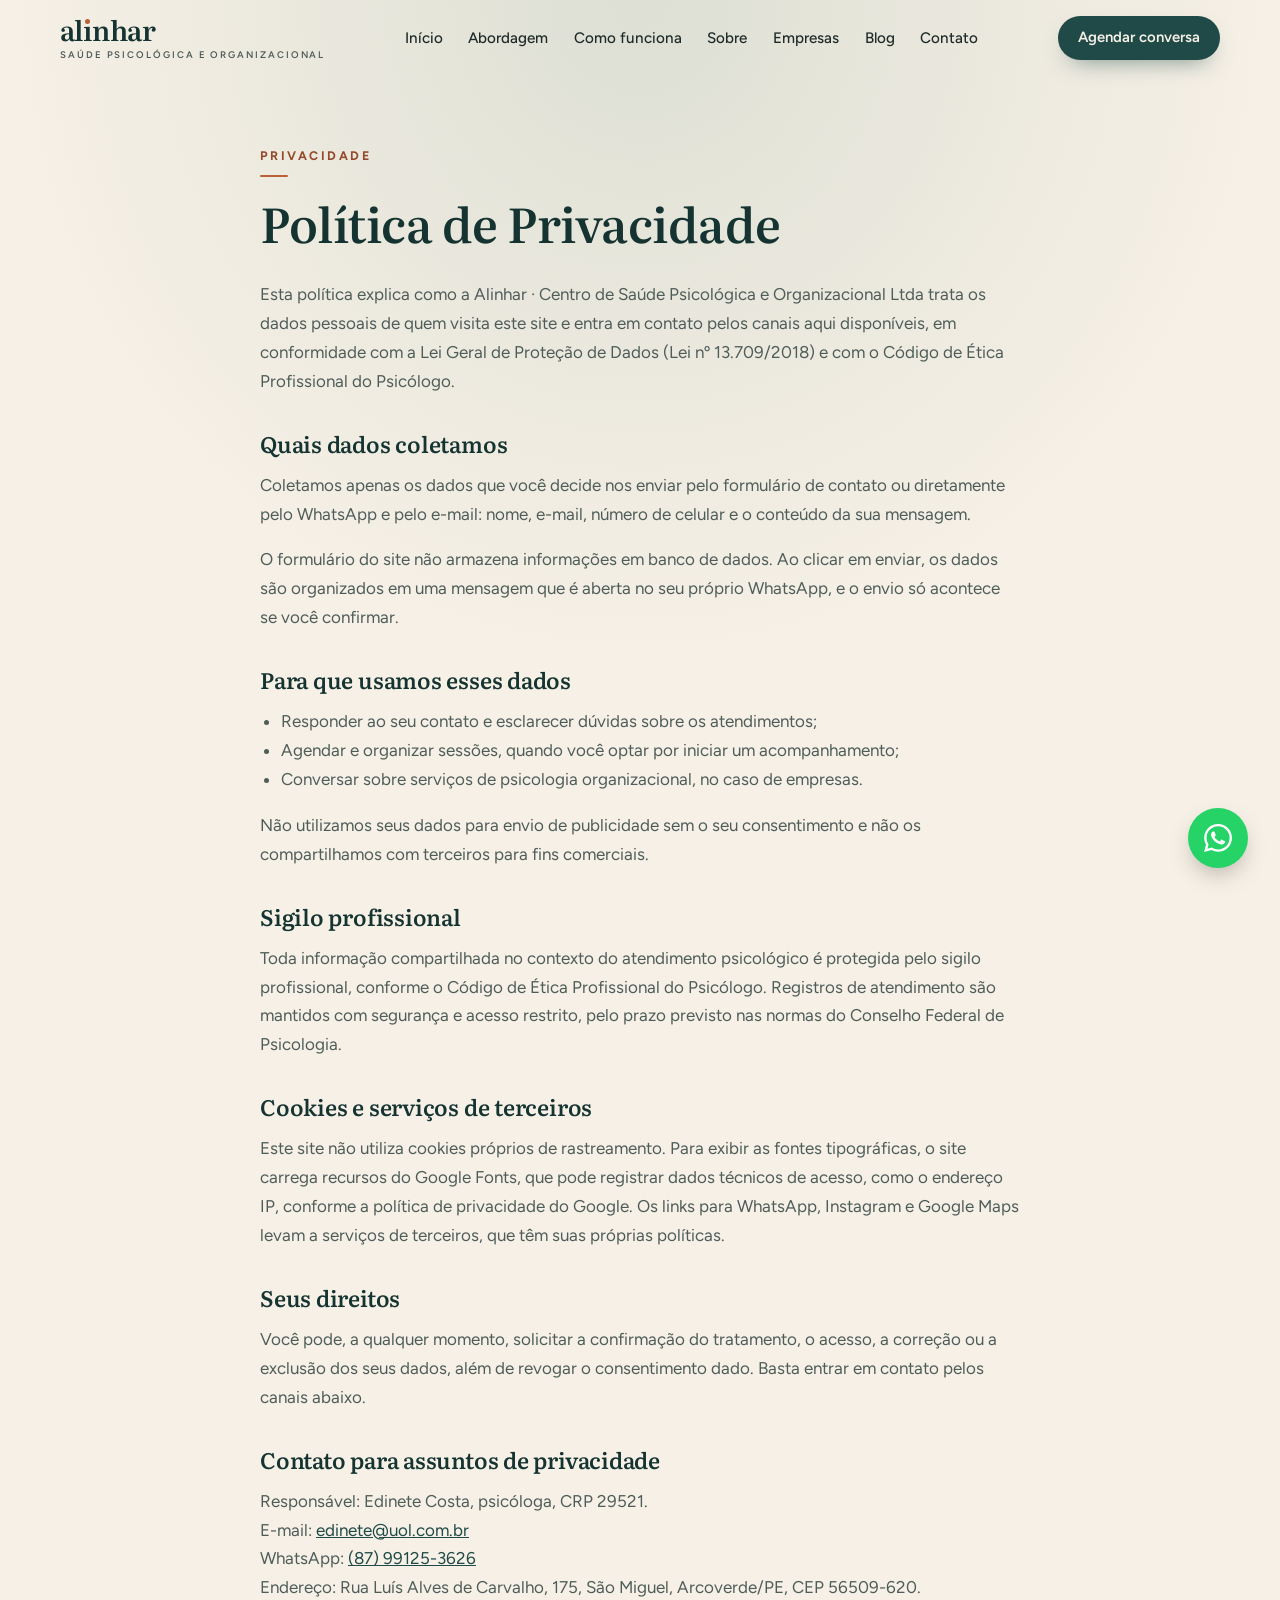
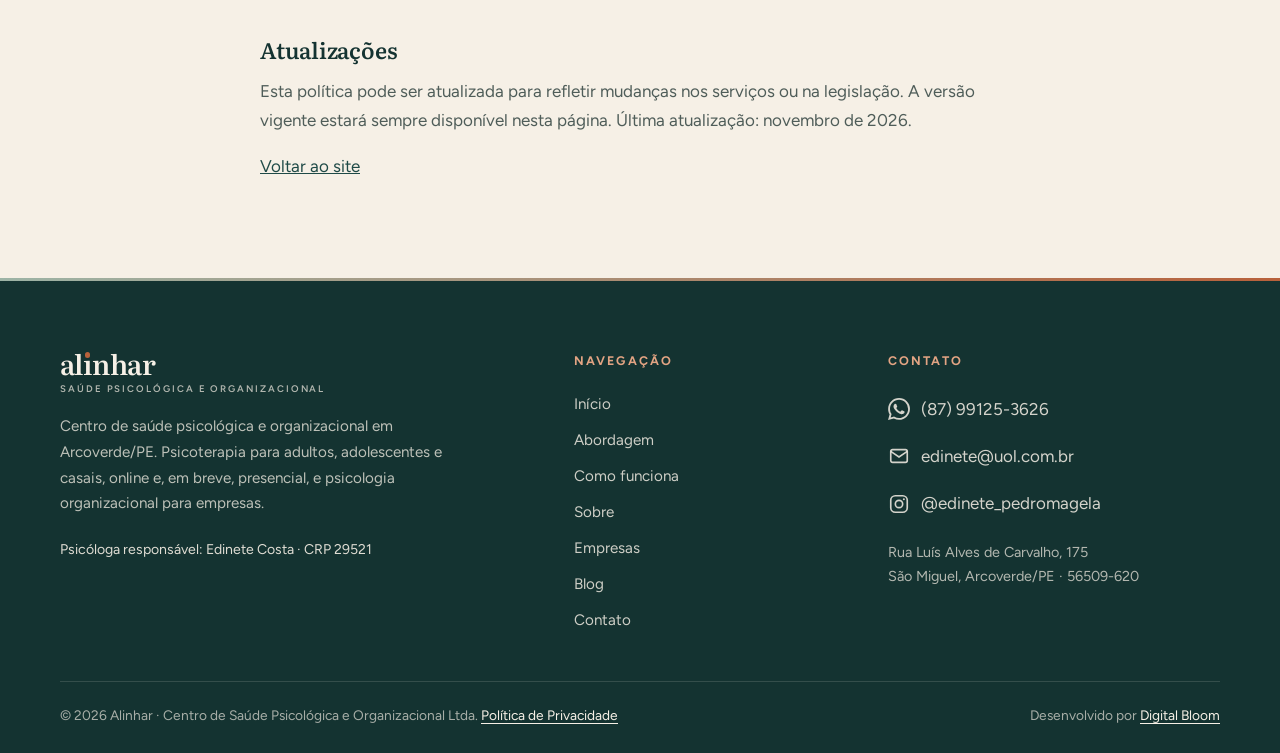
<file: politica-de-privacidade.html>
<!DOCTYPE html>
<html lang="pt-BR">
<head>
  <meta charset="UTF-8">
  <meta name="viewport" content="width=device-width, initial-scale=1">
  <title>Política de Privacidade | Alinhar Saúde Psicológica</title>
  <meta name="description" content="Como a Alinhar trata os dados pessoais enviados pelo site, em conformidade com a LGPD e com o sigilo profissional.">
  <meta name="robots" content="noindex">
  <meta name="theme-color" content="#1F4A47">
  <link rel="icon" type="image/png" href="images/favicon.png">
  <link rel="apple-touch-icon" href="images/apple-touch-icon.png">
  <link rel="preconnect" href="https://fonts.googleapis.com">
  <link rel="preconnect" href="https://fonts.gstatic.com" crossorigin>
  <link href="https://fonts.googleapis.com/css2?family=Literata:ital,opsz,wght@0,7..72,400..700;1,7..72,400..600&family=Figtree:wght@400;500;600;700&display=swap" rel="stylesheet">
  <link rel="stylesheet" href="css/style.css">
</head>
<body id="topo">
  <header class="navbar" id="navbar">
    <div class="navbar__inner wrap">
      <a class="marca navbar__logo" href="index.html" aria-label="Alinhar, Centro de Saúde Psicológica e Organizacional, voltar ao início">
        <span class="marca__nome">al<span class="marca__i">ı<span class="marca__ponto"></span></span>nhar</span>
        <span class="marca__sub">saúde psicológica e organizacional</span>
      </a>
      <nav class="navbar__nav" aria-label="Menu principal">
        <ul class="nav-links">
          <li><a href="index.html">Início</a></li>
          <li><a href="index.html#abordagem">Abordagem</a></li>
          <li><a href="index.html#como-funciona">Como funciona</a></li>
          <li><a href="index.html#sobre">Sobre</a></li>
          <li><a href="index.html#empresas">Empresas</a></li>
          <li><a href="/blog/">Blog</a></li>
          <li><a href="index.html#contato">Contato</a></li>
        </ul>
      </nav>
      <a class="btn btn-primario navbar__cta" href="https://wa.me/5587991253626?text=Ol%C3%A1!%20Vim%20pelo%20site%20da%20Alinhar%20e%20gostaria%20de%20agendar%20uma%20conversa." target="_blank" rel="noopener">Agendar conversa</a>
      <button class="nav-toggle" id="navToggle" aria-label="Abrir menu" aria-expanded="false" aria-controls="mobileMenu">
        <svg viewBox="0 0 24 24" width="26" height="26" fill="none" stroke="currentColor" stroke-width="2" stroke-linecap="round" aria-hidden="true"><path d="M4 7h16M4 12h16M4 17h16"/></svg>
      </button>
    </div>
  </header>

  <div class="menu-backdrop" id="menuBackdrop"></div>
  <nav class="mobile-menu" id="mobileMenu" aria-label="Menu">
    <div class="mobile-menu__head">
      <a class="marca marca--compacta" href="index.html" aria-label="Alinhar, início">
        <span class="marca__nome">al<span class="marca__i">ı<span class="marca__ponto"></span></span>nhar</span>
      </a>
      <button class="mobile-close" id="mobileClose" aria-label="Fechar menu">
        <svg viewBox="0 0 24 24" fill="none" stroke="currentColor" stroke-width="2" stroke-linecap="round" aria-hidden="true"><path d="M6 6l12 12M18 6L6 18"/></svg>
      </button>
    </div>
    <ul class="mobile-menu__links">
      <li><a href="index.html">Início</a></li>
      <li><a href="index.html#abordagem">Abordagem</a></li>
      <li><a href="index.html#como-funciona">Como funciona</a></li>
      <li><a href="index.html#sobre">Sobre</a></li>
      <li><a href="index.html#empresas">Empresas</a></li>
      <li><a href="/blog/">Blog</a></li>
      <li><a href="index.html#contato">Contato</a></li>
    </ul>
    <a class="btn btn-primario mobile-menu__cta" href="https://wa.me/5587991253626?text=Ol%C3%A1!%20Vim%20pelo%20site%20da%20Alinhar%20e%20gostaria%20de%20agendar%20uma%20conversa." target="_blank" rel="noopener">Agendar conversa</a>
  </nav>

  <main class="pagina">
    <div class="wrap pagina__conteudo">
      <p class="eyebrow">Privacidade</p>
      <h1>Política de Privacidade</h1>
      <p>Esta política explica como a Alinhar · Centro de Saúde Psicológica e Organizacional Ltda trata os dados pessoais de quem visita este site e entra em contato pelos canais aqui disponíveis, em conformidade com a Lei Geral de Proteção de Dados (Lei nº 13.709/2018) e com o Código de Ética Profissional do Psicólogo.</p>

      <h2>Quais dados coletamos</h2>
      <p>Coletamos apenas os dados que você decide nos enviar pelo formulário de contato ou diretamente pelo WhatsApp e pelo e-mail: nome, e-mail, número de celular e o conteúdo da sua mensagem.</p>
      <p>O formulário do site não armazena informações em banco de dados. Ao clicar em enviar, os dados são organizados em uma mensagem que é aberta no seu próprio WhatsApp, e o envio só acontece se você confirmar.</p>

      <h2>Para que usamos esses dados</h2>
      <ul>
        <li>Responder ao seu contato e esclarecer dúvidas sobre os atendimentos;</li>
        <li>Agendar e organizar sessões, quando você optar por iniciar um acompanhamento;</li>
        <li>Conversar sobre serviços de psicologia organizacional, no caso de empresas.</li>
      </ul>
      <p>Não utilizamos seus dados para envio de publicidade sem o seu consentimento e não os compartilhamos com terceiros para fins comerciais.</p>

      <h2>Sigilo profissional</h2>
      <p>Toda informação compartilhada no contexto do atendimento psicológico é protegida pelo sigilo profissional, conforme o Código de Ética Profissional do Psicólogo. Registros de atendimento são mantidos com segurança e acesso restrito, pelo prazo previsto nas normas do Conselho Federal de Psicologia.</p>

      <h2>Cookies e serviços de terceiros</h2>
      <p>Este site não utiliza cookies próprios de rastreamento. Para exibir as fontes tipográficas, o site carrega recursos do Google Fonts, que pode registrar dados técnicos de acesso, como o endereço IP, conforme a política de privacidade do Google. Os links para WhatsApp, Instagram e Google Maps levam a serviços de terceiros, que têm suas próprias políticas.</p>

      <h2>Seus direitos</h2>
      <p>Você pode, a qualquer momento, solicitar a confirmação do tratamento, o acesso, a correção ou a exclusão dos seus dados, além de revogar o consentimento dado. Basta entrar em contato pelos canais abaixo.</p>

      <h2>Contato para assuntos de privacidade</h2>
      <p>Responsável: Edinete Costa, psicóloga, CRP 29521.<br>E-mail: <a href="mailto:edinete@uol.com.br">edinete@uol.com.br</a><br>WhatsApp: <a href="https://wa.me/5587991253626" target="_blank" rel="noopener">(87) 99125-3626</a><br>Endereço: Rua Luís Alves de Carvalho, 175, São Miguel, Arcoverde/PE, CEP 56509-620.</p>

      <h2>Atualizações</h2>
      <p>Esta política pode ser atualizada para refletir mudanças nos serviços ou na legislação. A versão vigente estará sempre disponível nesta página. Última atualização: novembro de 2026.</p>

      <p><a href="index.html">Voltar ao site</a></p>
    </div>
  </main>

  <footer class="rodape tema-escuro">
    <div class="wrap rodape__grid">
      <div class="rodape__marca">
        <a class="marca marca--clara" href="index.html" aria-label="Alinhar, voltar ao início">
          <span class="marca__nome">al<span class="marca__i">ı<span class="marca__ponto"></span></span>nhar</span>
          <span class="marca__sub">saúde psicológica e organizacional</span>
        </a>
        <p>Centro de saúde psicológica e organizacional em Arcoverde/PE. Psicoterapia para adultos, adolescentes e casais, online e, em breve, presencial, e psicologia organizacional para empresas.</p>
        <p class="rodape__rt">Psicóloga responsável: Edinete Costa · CRP 29521</p>
      </div>
      <nav class="rodape__nav" aria-label="Menu do rodapé">
        <p class="rodape__titulo">Navegação</p>
        <ul>
          <li><a href="index.html">Início</a></li>
          <li><a href="index.html#abordagem">Abordagem</a></li>
          <li><a href="index.html#como-funciona">Como funciona</a></li>
          <li><a href="index.html#sobre">Sobre</a></li>
          <li><a href="index.html#empresas">Empresas</a></li>
          <li><a href="/blog/">Blog</a></li>
          <li><a href="index.html#contato">Contato</a></li>
        </ul>
      </nav>
      <div class="rodape__contato">
        <p class="rodape__titulo">Contato</p>
        <ul class="contatos contatos--coluna">
          <li><a href="https://wa.me/5587991253626?text=Ol%C3%A1!%20Vim%20pelo%20site%20da%20Alinhar%20e%20gostaria%20de%20agendar%20uma%20conversa." target="_blank" rel="noopener" aria-label="WhatsApp">
            <svg width="22" height="22" viewBox="0 0 24 24" fill="currentColor" aria-hidden="true"><path d="M17.472 14.382c-.297-.149-1.758-.867-2.03-.967-.273-.099-.471-.148-.67.15-.197.297-.767.966-.94 1.164-.173.199-.347.223-.644.075-.297-.15-1.255-.463-2.39-1.475-.883-.788-1.48-1.761-1.653-2.059-.173-.297-.018-.458.13-.606.134-.133.298-.347.446-.52.149-.174.198-.298.298-.497.099-.198.05-.371-.025-.52-.075-.149-.669-1.612-.916-2.207-.242-.579-.487-.5-.669-.51-.173-.008-.371-.01-.57-.01-.198 0-.52.074-.792.372-.272.297-1.04 1.016-1.04 2.479 0 1.462 1.065 2.875 1.213 3.074.149.198 2.096 3.2 5.077 4.487.709.306 1.262.489 1.694.625.712.227 1.36.195 1.871.118.571-.085 1.758-.719 2.006-1.413.248-.694.248-1.289.173-1.413-.074-.124-.272-.198-.57-.347m-5.421 7.403h-.004a9.87 9.87 0 01-5.031-1.378l-.361-.214-3.741.982.998-3.648-.235-.374a9.86 9.86 0 01-1.51-5.26c.001-5.45 4.436-9.884 9.888-9.884 2.64 0 5.122 1.03 6.988 2.898a9.825 9.825 0 012.893 6.994c-.003 5.45-4.437 9.884-9.885 9.884m8.413-18.297A11.815 11.815 0 0012.05 0C5.495 0 .16 5.335.157 11.892c0 2.096.547 4.142 1.588 5.945L.057 24l6.305-1.654a11.882 11.882 0 005.683 1.448h.005c6.554 0 11.89-5.335 11.893-11.893a11.821 11.821 0 00-3.48-8.413Z"/></svg>
            <span>(87) 99125-3626</span></a></li>
          <li><a href="mailto:edinete@uol.com.br" aria-label="E-mail">
            <svg width="22" height="22" viewBox="0 0 24 24" fill="none" stroke="currentColor" stroke-width="1.8" aria-hidden="true"><rect x="3" y="5" width="18" height="14" rx="2"/><path d="m3 7 9 6 9-6"/></svg>
            <span>edinete@uol.com.br</span></a></li>
          <li><a href="https://www.instagram.com/edinete_pedromagela/" target="_blank" rel="noopener" aria-label="Instagram">
            <svg width="22" height="22" viewBox="0 0 24 24" fill="none" stroke="currentColor" stroke-width="1.8" aria-hidden="true"><rect x="3" y="3" width="18" height="18" rx="5"/><circle cx="12" cy="12" r="4"/><circle cx="17.3" cy="6.7" r="1.1" fill="currentColor" stroke="none"/></svg>
            <span>@edinete_pedromagela</span></a></li>
        </ul>
        <p class="rodape__endereco">Rua Luís Alves de Carvalho, 175<br>São Miguel, Arcoverde/PE · 56509-620</p>
      </div>
    </div>
    <div class="wrap rodape__base">
      <p>&copy; <span id="footer-year">2026</span> Alinhar · Centro de Saúde Psicológica e Organizacional Ltda. <a href="politica-de-privacidade.html">Política de Privacidade</a></p>
      <p>Desenvolvido por <a href="https://digitalbloom.com.br/" target="_blank" rel="noopener">Digital Bloom</a></p>
    </div>
  </footer>

  <a class="whatsapp-float" href="https://wa.me/5587991253626?text=Ol%C3%A1!%20Vim%20pelo%20site%20da%20Alinhar%20e%20gostaria%20de%20agendar%20uma%20conversa." target="_blank" rel="noopener" aria-label="Conversar no WhatsApp">
    <svg width="28" height="28" viewBox="0 0 24 24" fill="currentColor" aria-hidden="true"><path d="M17.472 14.382c-.297-.149-1.758-.867-2.03-.967-.273-.099-.471-.148-.67.15-.197.297-.767.966-.94 1.164-.173.199-.347.223-.644.075-.297-.15-1.255-.463-2.39-1.475-.883-.788-1.48-1.761-1.653-2.059-.173-.297-.018-.458.13-.606.134-.133.298-.347.446-.52.149-.174.198-.298.298-.497.099-.198.05-.371-.025-.52-.075-.149-.669-1.612-.916-2.207-.242-.579-.487-.5-.669-.51-.173-.008-.371-.01-.57-.01-.198 0-.52.074-.792.372-.272.297-1.04 1.016-1.04 2.479 0 1.462 1.065 2.875 1.213 3.074.149.198 2.096 3.2 5.077 4.487.709.306 1.262.489 1.694.625.712.227 1.36.195 1.871.118.571-.085 1.758-.719 2.006-1.413.248-.694.248-1.289.173-1.413-.074-.124-.272-.198-.57-.347m-5.421 7.403h-.004a9.87 9.87 0 01-5.031-1.378l-.361-.214-3.741.982.998-3.648-.235-.374a9.86 9.86 0 01-1.51-5.26c.001-5.45 4.436-9.884 9.888-9.884 2.64 0 5.122 1.03 6.988 2.898a9.825 9.825 0 012.893 6.994c-.003 5.45-4.437 9.884-9.885 9.884m8.413-18.297A11.815 11.815 0 0012.05 0C5.495 0 .16 5.335.157 11.892c0 2.096.547 4.142 1.588 5.945L.057 24l6.305-1.654a11.882 11.882 0 005.683 1.448h.005c6.554 0 11.89-5.335 11.893-11.893a11.821 11.821 0 00-3.48-8.413Z"/></svg>
  </a>
  <script>
(function(){var t=document.getElementById('navToggle'),m=document.getElementById('mobileMenu'),b=document.getElementById('menuBackdrop'),c=document.getElementById('mobileClose'),n=document.getElementById('navbar');
function o(){m.classList.add('open');b.classList.add('open');t.setAttribute('aria-expanded','true');document.body.style.overflow='hidden';}
function f(){m.classList.remove('open');b.classList.remove('open');t.setAttribute('aria-expanded','false');document.body.style.overflow='';}
t.addEventListener('click',o);c.addEventListener('click',f);b.addEventListener('click',f);m.querySelectorAll('a').forEach(function(a){a.addEventListener('click',f);});
document.addEventListener('keydown',function(e){if(e.key==='Escape')f();});
function s(){n.classList.toggle('scrolled',window.scrollY>24);}window.addEventListener('scroll',s,{passive:true});s();
var y=document.getElementById('footer-year');if(y)y.textContent=new Date().getFullYear();})();
</script>
</body>
</html>
</file>
<file: css/style.css>
/* Alinhar · Persona D (Narrativo com Fluxo) · conceito "O eixo" */
:root{
  --areia:#F6F0E6;
  --areia-2:#ECE2D2;
  --superficie:#FBF8F2;
  --petroleo:#1F4A47;
  --petroleo-profundo:#143331;
  --salvia:#9DB4A6;
  --salvia-escura:#6F8D7E;
  --salvia-clara:#DCE5DE;
  --terracota:#B8613B;
  --terracota-escura:#94492A;
  --tinta:#1E2B29;
  --texto-suave:#4F5D59;
  --linha:rgba(30,43,41,.14);
  --branco:#FFFFFF;
  --serif:'Literata', Georgia, 'Times New Roman', serif;
  --sans:'Figtree', system-ui, -apple-system, 'Segoe UI', sans-serif;
  --radius:14px;
  --radius-sm:8px;
  --sombra:0 18px 40px -22px rgba(20,51,49,.35);
  --sombra-leve:0 8px 24px -14px rgba(20,51,49,.28);
  --wrap:1160px;
  --header-h:76px;
}

*,*::before,*::after{box-sizing:border-box}
html{scroll-behavior:smooth;scroll-padding-top:calc(var(--header-h) + 12px);-webkit-text-size-adjust:100%}
body{margin:0;font-family:var(--sans);font-size:1.0625rem;line-height:1.7;color:var(--tinta);background:var(--areia);overflow-x:hidden;-webkit-font-smoothing:antialiased}
img{max-width:100%;display:block}
a{color:var(--petroleo);text-decoration:none}
h1,h2,h3,h4{font-family:var(--serif);color:var(--petroleo-profundo);line-height:1.18;margin:0 0 .6em;font-weight:560;letter-spacing:-.01em}
p{margin:0 0 1em}
ul,ol{margin:0;padding:0;list-style:none}
:focus-visible{outline:2px solid var(--terracota);outline-offset:3px;border-radius:4px}
.wrap{width:min(100% - 2.5rem, var(--wrap));margin-inline:auto}
.pular{position:absolute;left:-999px;top:0;background:var(--petroleo);color:#fff;padding:.6rem 1rem;z-index:2000;border-radius:0 0 8px 0}
.pular:focus{left:0}

/* progresso de leitura */
.progresso{position:fixed;top:0;left:0;right:0;height:3px;z-index:1300;pointer-events:none}
.progresso span{display:block;height:100%;width:100%;background:linear-gradient(90deg,var(--salvia),var(--terracota));transform-origin:0 50%;transform:scaleX(0)}

/* ===== marca (wordmark provisório) ===== */
.marca{display:inline-flex;flex-direction:column;line-height:1;color:var(--petroleo-profundo)}
.marca__nome{font-family:var(--serif);font-weight:600;font-size:1.72rem;letter-spacing:-.02em;font-variation-settings:'opsz' 48}
.marca__i{position:relative;display:inline-block}
.marca__ponto{position:absolute;left:50%;top:.08em;width:.2em;height:.2em;margin-left:-.1em;border-radius:50%;background:var(--terracota)}
.marca__sub{margin-top:.38rem;font-size:.6rem;font-weight:600;letter-spacing:.2em;text-transform:uppercase;color:var(--texto-suave)}
.marca--compacta .marca__nome{font-size:1.55rem}
.marca--clara{color:var(--areia)}
.marca--clara .marca__sub{color:rgba(246,240,230,.7)}

/* ===== botões ===== */
.btn{display:inline-flex;align-items:center;justify-content:center;gap:.6rem;min-height:48px;padding:.8rem 1.5rem;border-radius:999px;font-family:var(--sans);font-weight:600;font-size:1rem;line-height:1.2;border:1.5px solid transparent;cursor:pointer;white-space:nowrap;flex-shrink:0;transition:transform .2s ease,box-shadow .2s ease,background-color .2s ease,color .2s ease,border-color .2s ease}
.btn:hover{transform:translateY(-2px)}
.btn-primario{background:var(--petroleo);color:var(--areia);box-shadow:0 10px 24px -12px rgba(31,74,71,.7)}
.btn-primario:hover{background:var(--petroleo-profundo);box-shadow:0 14px 30px -12px rgba(31,74,71,.8)}
.btn-linha{background:transparent;color:var(--petroleo);border-color:rgba(31,74,71,.35)}
.btn-linha:hover{border-color:var(--petroleo);background:rgba(31,74,71,.05)}
.btn-claro{background:var(--areia);color:var(--petroleo-profundo)}
.btn-claro:hover{background:#fff}
.btn-grande{min-height:56px;padding:1rem 2rem;font-size:1.05rem}
.btn-largo{width:100%}

/* ===== eyebrow (acento abaixo, nunca ao lado) ===== */
.eyebrow{display:inline-flex;flex-direction:column;align-items:flex-start;gap:.55rem;margin:0 0 1.1rem;font-family:var(--sans);font-size:.78rem;font-weight:700;letter-spacing:.2em;text-transform:uppercase;color:var(--terracota-escura)}
.eyebrow::after{content:'';width:28px;height:2px;border-radius:2px;background:var(--terracota)}
.centro .eyebrow,.hero .eyebrow{align-items:center}

/* ===== header ===== */
.navbar{position:fixed;inset:0 0 auto 0;z-index:1000;height:var(--header-h);display:flex;align-items:center;transition:background-color .3s ease,box-shadow .3s ease,height .3s ease}
.navbar.scrolled{background:rgba(246,240,230,.92);-webkit-backdrop-filter:blur(10px);backdrop-filter:blur(10px);box-shadow:0 1px 0 var(--linha),0 10px 30px -24px rgba(20,51,49,.5);height:66px}
.navbar__inner{display:flex;align-items:center;justify-content:space-between;gap:1.5rem}
.nav-links{display:flex;align-items:center;gap:1.6rem}
.nav-links a{position:relative;font-size:.95rem;font-weight:500;color:var(--tinta);padding:.4rem 0;transition:color .2s}
.nav-links a::after{content:'';position:absolute;left:0;right:0;bottom:0;height:1.5px;background:var(--terracota);transform:scaleX(0);transform-origin:left;transition:transform .25s ease}
.nav-links a:hover,.nav-links a.active{color:var(--petroleo)}
.nav-links a:hover::after,.nav-links a.active::after,.nav-links a[aria-current="page"]::after{transform:scaleX(1)}
.navbar__cta{min-height:44px;padding:.6rem 1.2rem;font-size:.93rem}
.nav-toggle{display:none;align-items:center;justify-content:center;width:46px;height:46px;border-radius:50%;border:1px solid var(--linha);background:var(--superficie);color:var(--petroleo-profundo);cursor:pointer;box-shadow:var(--sombra-leve)}

/* drawer mobile: visual SEMPRE fora de @media */
.mobile-menu{position:fixed;top:0;right:0;bottom:0;z-index:1200;width:min(86vw,360px);display:flex;flex-direction:column;padding:1.1rem 1.5rem 2rem;background:var(--superficie);box-shadow:-18px 0 50px -22px rgba(0,0,0,.28);transform:translateX(100%);visibility:hidden;transition:transform .34s cubic-bezier(.4,0,.2,1),visibility .34s;overscroll-behavior:contain;overflow-y:auto}
.mobile-menu.open{transform:none;visibility:visible}
.mobile-menu__head{display:flex;align-items:center;justify-content:space-between;padding-bottom:1rem;margin-bottom:.4rem;border-bottom:1px solid var(--linha)}
.mobile-menu__links li{border-bottom:1px solid var(--linha)}
.mobile-menu__links a{display:flex;align-items:center;min-height:54px;font-size:1.06rem;font-weight:500;color:var(--tinta);transition:color .2s}
.mobile-menu__links a:hover,.mobile-menu__links a.active,.mobile-menu__links a[aria-current="page"]{color:var(--terracota-escura)}
.mobile-menu__cta{margin-top:auto;width:100%}
.mobile-close{background:none;border:none;color:var(--petroleo);cursor:pointer;padding:.3rem;margin:-.3rem;line-height:0;min-width:44px;min-height:44px;display:inline-flex;align-items:center;justify-content:center}
.mobile-close svg{width:30px;height:30px}
.menu-backdrop{position:fixed;inset:0;z-index:1100;background:rgba(20,51,49,.5);-webkit-backdrop-filter:blur(2px);backdrop-filter:blur(2px);opacity:0;visibility:hidden;transition:opacity .3s ease,visibility .3s}
.menu-backdrop.open{opacity:1;visibility:visible}

/* ===== seções base ===== */
.secao{position:relative;padding-block:clamp(4.5rem,8vw,6.5rem)}
.cabecalho-secao{margin-bottom:2.6rem;max-width:720px}
.cabecalho-secao.centro{text-align:center;margin-inline:auto}
.titulo-secao{font-size:clamp(1.85rem,3.4vw,2.7rem);max-width:22ch}
.intro-secao{color:var(--texto-suave);font-size:1.08rem;max-width:58ch}
.cabecalho-secao.centro .titulo-secao,.cabecalho-secao.centro .intro-secao{margin-inline:auto}

/* divisor: eixo com nó central */
.no{position:relative;height:72px;display:flex;align-items:center;justify-content:center}
.no::before{content:'';position:absolute;left:50%;top:0;bottom:0;width:1px;background:linear-gradient(180deg,transparent,rgba(31,74,71,.35),transparent)}
.no::after{content:'';position:absolute;left:50%;top:50%;width:min(420px,70vw);height:1px;transform:translate(-50%,-50%);background:linear-gradient(90deg,transparent,rgba(31,74,71,.28),transparent)}
.no span{position:relative;z-index:1;width:11px;height:11px;border-radius:50%;background:var(--areia);border:2px solid var(--terracota)}

/* textura de grão */
.grao{position:absolute;inset:0;width:100%;height:100%;opacity:.06;mix-blend-mode:multiply;pointer-events:none}

/* ===== HERO ===== */
.hero{position:relative;min-height:100svh;display:flex;align-items:center;justify-content:center;padding:calc(var(--header-h) + 3rem) 0 6rem;overflow:hidden;text-align:center;
  background:radial-gradient(120% 80% at 50% 110%,rgba(157,180,166,.38),transparent 60%),radial-gradient(60% 50% at 12% 10%,rgba(236,226,210,.9),transparent 70%),linear-gradient(180deg,var(--superficie) 0%,var(--areia) 55%,var(--areia-2) 100%)}
.hero__fundo{position:absolute;inset:0;pointer-events:none}
.hero__glow{position:absolute;border-radius:50%;filter:blur(60px)}
.hero__glow--a{width:520px;height:520px;left:-140px;top:12%;background:rgba(157,180,166,.35)}
.hero__glow--b{width:440px;height:440px;right:-120px;bottom:6%;background:rgba(184,97,59,.16);animation-delay:-6s}
.hero__fios{position:absolute;left:0;right:0;bottom:2%;width:100%;height:36%;overflow:visible}
.fio{transform-box:view-box;transform-origin:50% 50%;transform:translateY(var(--y)) rotate(var(--r));transition:transform 1.9s cubic-bezier(.22,.8,.2,1) var(--d);will-change:transform}
.hero.alinhado .fio{transform:none}
.hero.mexendo .fio{transition:transform .9s cubic-bezier(.22,.8,.2,1)}
.hero__ponto{position:absolute;left:50%;bottom:calc(2% + 36% * (170/420));width:12px;height:12px;margin:0 0 -6px -6px;border-radius:50%;background:var(--terracota);box-shadow:0 0 0 6px rgba(184,97,59,.14),0 0 24px rgba(184,97,59,.5);opacity:0;transform:scale(.4);transition:opacity .8s ease 1.6s,transform .8s cubic-bezier(.3,1.4,.5,1) 1.6s}
.hero.alinhado .hero__ponto{opacity:1;transform:none}
.hero__conteudo{position:relative;z-index:2;max-width:860px;padding-bottom:7rem}
.hero__titulo{text-wrap:balance;font-size:clamp(2.5rem,6.2vw,4.6rem);font-weight:520;letter-spacing:-.025em;line-height:1.06;margin-bottom:1.4rem;font-variation-settings:'opsz' 72}
.hero__titulo em{font-style:italic;color:var(--petroleo);font-weight:440}
.hero__sub{font-size:clamp(1.05rem,1.6vw,1.2rem);color:var(--texto-suave);max-width:62ch;margin:0 auto 2.2rem}
.hero__acoes{display:flex;flex-wrap:wrap;gap:.9rem;justify-content:center}
.hero__selo{display:inline-flex;align-items:center;gap:.65rem;margin:2rem 0 0;padding:.55rem 1.1rem;border-radius:999px;background:rgba(251,248,242,.8);border:1px solid var(--linha);font-size:.9rem;font-weight:500;color:var(--petroleo-profundo);box-shadow:var(--sombra-leve)}
.hero__selo-ponto{width:9px;height:9px;border-radius:50%;background:var(--terracota);box-shadow:0 0 0 0 rgba(184,97,59,.5);animation:pulso 2.6s ease-out infinite}
@keyframes pulso{0%{box-shadow:0 0 0 0 rgba(184,97,59,.45)}70%{box-shadow:0 0 0 10px rgba(184,97,59,0)}100%{box-shadow:0 0 0 0 rgba(184,97,59,0)}}
.hero__in{opacity:0;transform:translateY(18px);animation:heroIn .9s cubic-bezier(.22,.8,.2,1) forwards;animation-delay:calc(.25s + var(--h,0) * .14s)}
@keyframes heroIn{to{opacity:1;transform:none}}
.hero__rolar{position:absolute;left:50%;bottom:1.4rem;transform:translateX(-50%);z-index:2;display:flex;justify-content:center;width:44px;height:56px}
.hero__rolar-linha{position:relative;width:1px;height:100%;background:rgba(31,74,71,.25);overflow:hidden}
.hero__rolar-linha::after{content:'';position:absolute;left:0;top:-40%;width:1px;height:40%;background:var(--terracota);animation:desce 2.2s ease-in-out infinite}
@keyframes desce{to{top:100%}}

/* ===== TEMAS ===== */
.temas__lista{display:grid;grid-template-columns:repeat(2,1fr);gap:0 3.5rem}
.tema{display:grid;grid-template-columns:72px 1fr;gap:1.2rem;padding:1.6rem 0;border-top:1px solid var(--linha)}
.tema h3{font-size:1.3rem;margin-bottom:.4rem}
.tema p{color:var(--texto-suave);margin:0;font-size:1rem}
.tema__fio{position:relative;display:block;height:30px;margin-top:.35rem}
.tema__fio span{position:absolute;left:0;top:50%;width:72px;height:2px;border-radius:2px;background:linear-gradient(90deg,var(--salvia),var(--terracota));transform-origin:0 50%;transition:transform .4s ease}
.tema__fio::after{content:'';position:absolute;right:-2px;top:50%;width:8px;height:8px;margin-top:-4px;border-radius:50%;background:var(--terracota)}
.tema.visible .tema__fio span{animation:endireita 1.3s cubic-bezier(.22,.8,.2,1) calc(var(--i,0) * 90ms + .2s) both}
.tema.visible .tema__fio::after{animation:surge .5s ease calc(var(--i,0) * 90ms + 1.2s) both}
@keyframes endireita{from{transform:rotate(-24deg) scaleX(.72)}to{transform:none}}
@keyframes surge{from{opacity:0}to{opacity:1}}
.tema:hover .tema__fio span{transform:rotate(-6deg)}

/* ===== ABORDAGEM ===== */
.abordagem{background:linear-gradient(180deg,var(--areia) 0%,var(--superficie) 50%,var(--areia) 100%)}
.abordagem__grid{display:grid;grid-template-columns:1.05fr .95fr;gap:4rem;align-items:center}
.abordagem__bloco{padding:1.4rem 0 1.2rem 1.4rem;border-left:2px solid var(--salvia);margin-bottom:1.2rem}
.abordagem__bloco h3{font-size:1.25rem;margin-bottom:.45rem}
.abordagem__bloco p{color:var(--texto-suave);margin:0}
.abordagem__nota{font-family:var(--serif);font-style:italic;color:var(--petroleo);font-size:1.08rem;margin-top:1.6rem}
.ciclo{position:relative;padding:2rem 1.5rem 1.8rem;border-radius:24px;background:var(--superficie);border:1px solid var(--linha);box-shadow:var(--sombra)}
.ciclo__figura{position:relative;width:100%;max-width:400px;aspect-ratio:400/360;margin:0 auto}
.ciclo.visible .ciclo__figura{animation:equilibra 1.8s cubic-bezier(.22,.8,.2,1) .5s both}
.ciclo .ciclo__figura.repete{animation:equilibra2 1.8s cubic-bezier(.22,.8,.2,1) .1s both}
@keyframes equilibra{0%,15%{transform:rotate(-9deg) translate(-4%,3%)}100%{transform:none}}
@keyframes equilibra2{0%{transform:none}30%{transform:rotate(8deg) translate(3%,-2%)}100%{transform:none}}
.ciclo__linhas{position:absolute;inset:0;width:100%;height:100%;overflow:visible}
.ciclo__aresta{fill:none;stroke:var(--petroleo);stroke-width:1.5;stroke-opacity:.7}
.ciclo__centro{fill:rgba(157,180,166,.18);stroke:rgba(31,74,71,.2);stroke-width:1}
.ciclo__voce{position:absolute;left:50%;top:60%;transform:translate(-50%,-50%);font-family:var(--serif);font-style:italic;font-size:1.15rem;color:var(--petroleo)}
.ciclo__no{position:absolute;transform:translate(-50%,-50%);min-height:44px;padding:.55rem 1rem;border-radius:999px;border:1.5px solid var(--petroleo);background:var(--superficie);color:var(--petroleo-profundo);font-family:var(--sans);font-weight:600;font-size:.92rem;cursor:pointer;white-space:nowrap;transition:background-color .25s,color .25s,box-shadow .25s,transform .25s}
.ciclo__no:hover{box-shadow:var(--sombra-leve)}
.ciclo__no.is-ativo{background:var(--petroleo);color:var(--areia)}
.ciclo__no--topo{left:50%;top:16%}
.ciclo__no--esq{left:15.5%;top:82%}
.ciclo__no--dir{left:84.5%;top:82%}
.ciclo__painel{margin-top:1.6rem;padding-top:1.2rem;border-top:1px solid var(--linha);min-height:8.5rem}
.ciclo__painel-titulo{font-family:var(--serif);font-size:1.2rem;color:var(--petroleo-profundo);margin-bottom:.3rem;font-weight:560}
.ciclo__painel-texto{color:var(--texto-suave);margin:0;font-size:1rem}
.ciclo__realinhar{display:inline-flex;align-items:center;gap:.5rem;margin-top:.6rem;min-height:44px;padding:.4rem 0;background:none;border:none;color:var(--terracota-escura);font-family:var(--sans);font-weight:600;font-size:.92rem;cursor:pointer}
.ciclo__realinhar:hover{color:var(--petroleo)}

/* ===== COMO FUNCIONA (fluxograma) ===== */
.fluxo__passos{position:relative}
.fluxo__lista{display:grid;grid-template-columns:repeat(4,1fr);gap:2rem}
.fluxo__linha{position:absolute;left:12.5%;right:12.5%;top:27px;height:2px;background:rgba(31,74,71,.14)}
.fluxo__linha span{display:block;height:100%;background:linear-gradient(90deg,var(--salvia),var(--terracota));transform-origin:0 50%}
.fluxo__linha.visible span{animation:linhaX 2.2s cubic-bezier(.22,.8,.2,1) .3s both}
@keyframes linhaX{from{transform:scaleX(0)}to{transform:none}}
@keyframes linhaY{from{transform:scaleY(0)}to{transform:none}}
.passo{position:relative;text-align:center;padding:0 .4rem}
.passo__no{position:relative;z-index:1;display:inline-flex;align-items:center;justify-content:center;width:56px;height:56px;margin-bottom:1.2rem;border-radius:50%;background:var(--superficie);border:1.5px solid var(--petroleo);font-family:var(--serif);font-size:1.35rem;font-weight:600;color:var(--petroleo);box-shadow:0 0 0 8px var(--areia)}
.passo:last-child .passo__no{background:var(--petroleo);color:var(--areia)}
.passo h3{font-size:1.2rem;margin-bottom:.4rem}
.passo p{color:var(--texto-suave);font-size:.98rem;margin:0}

/* ===== SOBRE ===== */
.sobre__grid{display:grid;grid-template-columns:.8fr 1.2fr;gap:4.5rem;align-items:start}
.sobre__perfil{position:sticky;top:110px;text-align:center;padding:2.4rem 1.5rem 2rem;border-radius:24px;background:linear-gradient(180deg,var(--superficie),var(--areia-2));border:1px solid var(--linha)}
.medalhao{position:relative;width:210px;height:210px;margin:0 auto 1.5rem}
.medalhao img{position:absolute;inset:14px;width:calc(100% - 28px);height:calc(100% - 28px);object-fit:cover;object-position:50% 35%;border-radius:50%;box-shadow:0 14px 34px -16px rgba(20,51,49,.5)}
.medalhao__orbita{position:absolute;inset:-14px;width:calc(100% + 28px);height:calc(100% + 28px);color:rgba(31,74,71,.3);animation:orbita 28s linear infinite}
.medalhao__satelite{fill:var(--terracota)}
@keyframes orbita{to{transform:rotate(360deg)}}
.sobre__nome{font-family:var(--serif);font-size:1.5rem;font-weight:600;color:var(--petroleo-profundo);margin:0 0 .2rem}
.sobre__registro{font-weight:600;color:var(--terracota-escura);letter-spacing:.04em;margin:0 0 .3rem;font-size:.95rem}
.sobre__papel{color:var(--texto-suave);font-size:.92rem;margin:0}
.sobre__texto > p{color:var(--texto-suave)}
.marcos{position:relative;margin-top:2.2rem;padding-left:2rem}
.marcos::before{content:'';position:absolute;left:6px;top:.6rem;bottom:.8rem;width:1px;background:linear-gradient(180deg,var(--salvia),var(--terracota))}
.marco{position:relative;padding:.25rem 0 1.15rem}
.marco p{margin:0;color:var(--texto-suave)}
.marco strong{color:var(--petroleo-profundo);font-weight:600}
.marco__no{position:absolute;left:-2rem;top:.55rem;width:13px;height:13px;border-radius:50%;background:var(--areia);border:2px solid var(--petroleo)}
.marco__no--terra{background:var(--terracota);border-color:var(--terracota)}

/* ===== PARA QUEM + DIFERENCIAIS ===== */
.cuidado{background:radial-gradient(70% 60% at 100% 0%,rgba(157,180,166,.22),transparent 70%),var(--areia)}
.cuidado__grid{display:grid;grid-template-columns:1fr 1fr;gap:4.5rem;align-items:start}
.publico{display:grid;gap:1rem}
.publico__item{display:grid;grid-template-columns:auto 1fr;gap:1.1rem;align-items:start;padding:1.3rem 1.4rem;border-radius:var(--radius);background:var(--superficie);border:1px solid var(--linha);transition:transform .25s ease,box-shadow .25s ease}
.publico__item:hover{transform:translateY(-3px);box-shadow:var(--sombra-leve)}
.publico__item svg{color:var(--terracota);margin-top:.15rem}
.publico__item h3{font-size:1.18rem;margin-bottom:.25rem}
.publico__item p{margin:0;color:var(--texto-suave);font-size:.98rem}
.cuidado__diferenciais .eyebrow{margin-top:.4rem}
.acordeao{border-top:1px solid var(--linha)}
.acordeao__item{border-bottom:1px solid var(--linha)}
.acordeao__botao{display:flex;align-items:center;gap:1rem;width:100%;min-height:64px;padding:1.05rem 0;background:none;border:none;text-align:left;font-family:var(--serif);font-size:1.14rem;font-weight:540;color:var(--petroleo-profundo);cursor:pointer;transition:color .2s}
.acordeao__botao:hover{color:var(--terracota-escura)}
.acordeao__num{font-family:var(--sans);font-size:.78rem;font-weight:700;letter-spacing:.12em;color:var(--terracota-escura);min-width:1.6rem}
.acordeao__icone{position:relative;margin-left:auto;flex:0 0 26px;width:26px;height:26px;border-radius:50%;border:1px solid rgba(31,74,71,.3)}
.acordeao__icone::before,.acordeao__icone::after{content:'';position:absolute;left:50%;top:50%;width:10px;height:1.5px;margin:-.75px 0 0 -5px;background:var(--petroleo);transition:transform .3s ease}
.acordeao__icone::after{transform:rotate(90deg)}
.acordeao__botao[aria-expanded="true"] .acordeao__icone::after{transform:rotate(0)}
.acordeao__painel{padding:0 0 1.2rem 2.6rem;color:var(--texto-suave)}
.acordeao__painel p{margin:0}
.acordeao--faq .acordeao__painel{padding-left:0}

/* ===== EMPRESAS (âncora escura) ===== */
.tema-escuro{background:var(--petroleo-profundo);color:rgba(246,240,230,.86)}
.tema-escuro h1,.tema-escuro h2,.tema-escuro h3,.tema-escuro h4{color:var(--areia)}
.tema-escuro a{color:var(--areia)}
.tema-escuro .eyebrow{color:#E3A483}
.tema-escuro .eyebrow::after{background:#E3A483}
.empresas{overflow:hidden;background:linear-gradient(160deg,var(--petroleo) 0%,var(--petroleo-profundo) 65%)}
.empresas__fundo{position:absolute;inset:0;pointer-events:none}
.empresas__fundo svg{position:absolute;inset:0;width:100%;height:100%}
.empresas__glow{position:absolute;right:-160px;top:-120px;width:520px;height:520px;border-radius:50%;background:rgba(157,180,166,.18);filter:blur(70px)}
.empresas__grid{position:relative;display:grid;grid-template-columns:1fr 1fr;gap:4.5rem;align-items:start}
.empresas__intro p{color:rgba(246,240,230,.82)}
.empresas__intro .btn{margin-top:1rem}
.frentes{position:relative;padding-left:2.2rem}
.frentes::before{content:'';position:absolute;left:7px;top:.8rem;bottom:1.2rem;width:1px;background:linear-gradient(180deg,rgba(157,180,166,.6),#E3A483)}
.frente{position:relative;padding:.4rem 0 1.6rem}
.frente h3{font-size:1.22rem;margin-bottom:.35rem}
.frente p{margin:0;color:rgba(246,240,230,.78);font-size:.98rem}
.frente__no{position:absolute;left:-2.2rem;top:.75rem;width:15px;height:15px;border-radius:50%;background:var(--petroleo-profundo);border:2px solid #E3A483}

/* ===== A CLÍNICA ESTÁ NASCENDO ===== */
.nascendo{background:linear-gradient(180deg,var(--areia-2) 0%,var(--areia) 100%)}
.nascendo__grid{display:grid;grid-template-columns:.8fr 1.2fr;gap:4.5rem;align-items:center}
.porta{width:100%;max-width:340px;margin:0 auto;display:block}
.porta__traco{fill:none;stroke:var(--petroleo);stroke-width:2;stroke-linecap:round;stroke-dasharray:700}
.porta__traco--fino{stroke:var(--salvia-escura);stroke-width:1.2}
.porta__traco--terra{stroke:var(--terracota);stroke-width:2.5}
.porta__ponto{fill:var(--terracota)}
.nascendo__desenho.visible .porta__traco{animation:desenha 2.4s cubic-bezier(.22,.8,.2,1) both}
.nascendo__desenho.visible .porta__traco--fino{animation-delay:.5s}
.nascendo__desenho.visible .porta__traco--terra{animation-delay:1.1s}
.nascendo__desenho.visible .porta__ponto{animation:surge .6s ease 2.2s both}
@keyframes desenha{from{stroke-dashoffset:700}to{stroke-dashoffset:0}}
.linha-tempo{position:relative;padding-left:2.2rem}
.linha-tempo::before{content:'';position:absolute;left:7px;top:.7rem;bottom:1rem;width:0;border-left:1.5px dashed rgba(31,74,71,.35)}
.linha-tempo__item{position:relative;padding:.2rem 0 1.5rem}
.linha-tempo__item p{margin:0;color:var(--texto-suave)}
.linha-tempo__quando{font-family:var(--sans);font-weight:700;font-size:.8rem;letter-spacing:.16em;text-transform:uppercase;color:var(--petroleo)!important;margin-bottom:.3rem!important}
.linha-tempo__no{position:absolute;left:-2.2rem;top:.3rem;width:15px;height:15px;border-radius:50%;background:var(--areia);border:2px solid var(--petroleo)}
.linha-tempo__item.is-agora .linha-tempo__no{background:var(--terracota);border-color:var(--terracota);box-shadow:0 0 0 6px rgba(184,97,59,.15)}
.linha-tempo__item.is-agora .linha-tempo__quando{color:var(--terracota-escura)!important}

/* ===== CTA intermediária ===== */
.cta-meio{position:relative;overflow:hidden;padding-block:clamp(4.5rem,8vw,6rem);text-align:center;background:radial-gradient(80% 120% at 50% 100%,rgba(157,180,166,.4),transparent 70%),var(--superficie);border-top:1px solid var(--linha);border-bottom:1px solid var(--linha)}
.cta-meio__fios{position:absolute;left:0;right:0;top:50%;transform:translateY(-50%);display:grid;gap:22px;pointer-events:none}
.cta-meio__fios span{display:block;height:1px;background:linear-gradient(90deg,transparent,rgba(31,74,71,.22) 20%,rgba(31,74,71,.22) 80%,transparent)}
.cta-meio__fios span.terra{height:1.5px;background:linear-gradient(90deg,transparent,rgba(184,97,59,.55) 30%,rgba(184,97,59,.55) 70%,transparent)}
.cta-meio__conteudo{position:relative;max-width:720px;padding:2.4rem 1.5rem;background:radial-gradient(closest-side,var(--superficie) 70%,rgba(251,248,242,0))}
.cta-meio h2{font-size:clamp(1.9rem,3.6vw,2.8rem);margin-bottom:.8rem}
.cta-meio p{color:var(--texto-suave);max-width:52ch;margin:0 auto 1.8rem}

/* ===== FAQ ===== */
.duvidas__grid{display:grid;grid-template-columns:.85fr 1.15fr;gap:4.5rem;align-items:start}
.duvidas__cab{position:sticky;top:110px}

/* ===== BLOG ===== */
.secao-blog{border-top:1px solid var(--linha);border-bottom:1px solid var(--linha);background:var(--superficie)}
.blog-grade{display:grid;grid-template-columns:repeat(3,1fr);gap:1.6rem}
.blog-card{display:flex;flex-direction:column;border-radius:var(--radius);overflow:hidden;background:var(--areia);border:1px solid var(--linha);color:var(--tinta);transition:transform .25s ease,box-shadow .25s ease}
.blog-card:hover{transform:translateY(-4px);box-shadow:var(--sombra)}
.blog-card__capa{position:relative;display:block;aspect-ratio:16/10;background:radial-gradient(80% 90% at 20% 20%,rgba(157,180,166,.45),transparent 60%),linear-gradient(150deg,var(--petroleo),var(--petroleo-profundo));overflow:hidden}
.blog-card__capa--salvia{background:radial-gradient(70% 80% at 80% 20%,rgba(246,240,230,.5),transparent 60%),linear-gradient(150deg,#8FA898,#5F7E70)}
.blog-card__capa--terra{background:radial-gradient(70% 80% at 30% 80%,rgba(246,240,230,.35),transparent 60%),linear-gradient(150deg,#C2754F,#94492A)}
.blog-card__fios{position:absolute;left:-10%;right:-10%;top:50%;height:60px;transform:translateY(-50%);background:repeating-linear-gradient(180deg,rgba(246,240,230,.4) 0 1px,transparent 1px 14px)}
.blog-card__fios::after{content:'';position:absolute;left:50%;top:50%;width:10px;height:10px;margin:-5px 0 0 -5px;border-radius:50%;background:var(--areia)}
.blog-card__corpo{display:flex;flex-direction:column;gap:.35rem;padding:1.2rem 1.3rem 1.4rem}
.blog-card__selo{font-family:var(--serif);font-size:1.2rem;font-weight:560;color:var(--petroleo-profundo)}
.blog-card__texto{color:var(--texto-suave);font-size:.95rem}
.secao-blog__acao{display:flex;justify-content:center;margin-top:2.4rem}

/* ===== CONTATO ===== */
.contato__grid{display:grid;grid-template-columns:.95fr 1.05fr;gap:4rem;align-items:start}
.contatos{list-style:none;display:flex;flex-wrap:wrap;gap:1.25rem;margin:0;padding:0}
.contatos a{display:inline-flex;align-items:center;gap:.7rem;min-height:44px;color:currentColor;text-decoration:none;transition:color .2s}
.contatos svg{flex:0 0 auto}
.contatos--bloco{flex-direction:column;gap:.4rem;color:var(--petroleo-profundo)}
.contatos--bloco a{align-items:flex-start;padding:.55rem 0;font-weight:500}
.contatos--bloco a svg{color:var(--terracota);margin-top:.15rem}
.contatos--bloco a:hover{color:var(--terracota-escura)}
.contatos--bloco small{display:block;font-weight:400;color:var(--texto-suave);font-size:.88rem;margin-top:.1rem}
.formulario{padding:2.2rem;border-radius:24px;background:var(--superficie);border:1px solid var(--linha);box-shadow:var(--sombra)}
.campo{display:flex;flex-direction:column;gap:.4rem;margin-bottom:1.1rem}
.campo label{font-weight:600;font-size:.95rem;color:var(--petroleo-profundo)}
.campo input,.campo textarea{width:100%;min-height:50px;padding:.8rem 1rem;border-radius:var(--radius-sm);border:1.5px solid rgba(30,43,41,.2);background:#fff;font-family:var(--sans);font-size:1rem;color:var(--tinta);transition:border-color .2s,box-shadow .2s}
.campo textarea{resize:vertical;min-height:120px}
.campo input:focus,.campo textarea:focus{outline:none;border-color:var(--petroleo);box-shadow:0 0 0 3px rgba(31,74,71,.15)}
.campo.erro input,.campo.erro textarea{border-color:#B3261E}
.campo__erro{min-height:1em;font-size:.85rem;color:#B3261E}
.campo--check{display:grid;grid-template-columns:auto 1fr;gap:.2rem .7rem;align-items:start}
.campo--check input{width:22px;height:22px;min-height:22px;margin:.2rem 0 0;accent-color:var(--petroleo)}
.campo--check label{font-weight:400;font-size:.92rem;color:var(--texto-suave)}
.campo--check label a{color:var(--petroleo);text-decoration:underline}
.campo--check .campo__erro{grid-column:1/-1}
.formulario__nota{margin:.9rem 0 0;font-size:.85rem;color:var(--texto-suave);text-align:center}
#formBotao.enviando{opacity:.75;pointer-events:none}

/* ===== RODAPÉ ===== */
.rodape{position:relative;padding:4.5rem 0 1.6rem;background:var(--petroleo-profundo)}
.rodape::before{content:'';position:absolute;left:0;right:0;top:0;height:3px;background:linear-gradient(90deg,var(--salvia),var(--terracota))}
.rodape__grid{display:grid;grid-template-columns:1.4fr .8fr 1fr;gap:3rem;padding-bottom:2.6rem;border-bottom:1px solid rgba(246,240,230,.14)}
.rodape__marca p{margin-top:1.3rem;font-size:.95rem;color:rgba(246,240,230,.75);max-width:42ch}
.rodape__rt{font-size:.88rem!important;color:rgba(246,240,230,.9)!important}
.rodape__titulo{font-family:var(--sans);font-size:.78rem;font-weight:700;letter-spacing:.18em;text-transform:uppercase;color:#E3A483;margin-bottom:1rem}
.rodape__nav li a{display:inline-flex;align-items:center;min-height:36px;color:rgba(246,240,230,.82);font-size:.95rem;transition:color .2s}
.rodape__nav li a:hover{color:#fff}
.contatos--coluna{flex-direction:column;gap:.2rem;color:rgba(246,240,230,.85)}
.contatos--coluna a:hover{color:#fff}
.rodape__endereco{margin-top:.9rem;font-size:.9rem;color:rgba(246,240,230,.7)}
.rodape__base{display:flex;flex-wrap:wrap;justify-content:space-between;gap:.8rem;padding-top:1.4rem;font-size:.86rem;color:rgba(246,240,230,.65)}
.rodape__base p{margin:0}
.rodape__base a{text-decoration:underline;text-underline-offset:3px}

/* ===== WhatsApp flutuante ===== */
.whatsapp-float{position:fixed;bottom:2rem;right:2rem;z-index:900;display:flex;align-items:center;justify-content:center;width:60px;height:60px;border-radius:50%;background:#25d366;color:#fff;box-shadow:0 10px 26px -8px rgba(0,0,0,.35);animation:wa-float 3.2s ease-in-out infinite,wa-pulse 2.8s ease-out 1.2s infinite;will-change:transform,box-shadow;transition:transform .2s ease}
.whatsapp-float:hover{animation-play-state:paused;transform:scale(1.13)}
@keyframes wa-float{0%,100%{translate:0 0}50%{translate:0 -9px}}
@keyframes wa-pulse{0%{box-shadow:0 10px 26px -8px rgba(0,0,0,.35),0 0 0 0 rgba(37,211,102,.5)}70%{box-shadow:0 10px 26px -8px rgba(0,0,0,.35),0 0 0 20px rgba(37,211,102,0)}100%{box-shadow:0 10px 26px -8px rgba(0,0,0,.35),0 0 0 0 rgba(37,211,102,0)}}

/* ===== reveal + deriva ===== */
.animate-on-scroll{opacity:0;transform:translateY(24px);transition:opacity .7s ease-out,transform .7s ease-out;transition-delay:calc(var(--i,0) * 100ms)}
.animate-on-scroll.visible{opacity:1;transform:none}
@keyframes drift{0%{transform:translate3d(0,0,0)}50%{transform:translate3d(0,-16px,0) rotate(1.5deg)}100%{transform:translate3d(0,0,0)}}
.decor-drift{animation:drift 18s ease-in-out infinite;will-change:transform}

/* ===== página interna (política / espera) ===== */
.pagina{padding:calc(var(--header-h) + 4rem) 0 5rem;background:radial-gradient(70% 50% at 50% 0%,rgba(157,180,166,.28),transparent 70%),var(--areia)}
.pagina__conteudo{max-width:760px}
.pagina__conteudo h1{font-size:clamp(2.1rem,4.5vw,3rem)}
.pagina__conteudo h2{font-size:1.4rem;margin-top:2.2rem}
.pagina__conteudo p,.pagina__conteudo li{color:var(--texto-suave)}
.pagina__conteudo ul{list-style:disc;padding-left:1.3rem;margin-bottom:1em}
.pagina__conteudo a{text-decoration:underline}
.espera{min-height:78svh;display:flex;align-items:center;text-align:center}
.espera .pagina__conteudo{margin-inline:auto}
.espera__fios{display:grid;gap:12px;width:min(420px,80%);margin:0 auto 2.4rem}
.espera__fios span{display:block;height:1px;background:linear-gradient(90deg,transparent,rgba(31,74,71,.35),transparent)}
.espera__fios span.terra{height:2px;background:linear-gradient(90deg,transparent,var(--terracota),transparent)}
.espera__acoes{display:flex;flex-wrap:wrap;gap:.9rem;justify-content:center;margin-top:1.8rem}

/* ===== responsivo ===== */
@media (max-width:1080px){
  .nav-links{gap:1.1rem}
  .nav-links a{font-size:.9rem}
}
@media (max-width:960px){
  .navbar__nav,.navbar__cta{display:none}
  .navbar__logo{margin-right:auto}
  .nav-toggle{display:inline-flex;margin-left:auto}
  .abordagem__grid,.sobre__grid,.cuidado__grid,.empresas__grid,.nascendo__grid,.duvidas__grid,.contato__grid{grid-template-columns:1fr;gap:3rem}
  .sobre__perfil,.duvidas__cab{position:static}
  .sobre__perfil{max-width:420px;width:100%;margin-inline:auto}
  .nascendo__desenho{max-width:280px;margin-inline:auto}
  .rodape__grid{grid-template-columns:1fr 1fr}
  .rodape__marca{grid-column:1/-1}
}
@media (max-width:760px){
  body{font-size:1rem}
  :root{--header-h:66px}
  .temas__lista{grid-template-columns:1fr}
  .tema{grid-template-columns:52px 1fr;gap:1rem}
  .tema__fio span{width:52px}
  .fluxo__lista{grid-template-columns:1fr;gap:0}
  .fluxo__linha{left:27px;right:auto;top:28px;bottom:40px;width:2px;height:auto}
  .fluxo__linha span{transform-origin:50% 0;height:100%}
  .fluxo__linha.visible span{animation-name:linhaY}
  .passo{display:grid;grid-template-columns:56px 1fr;column-gap:1.2rem;text-align:left;padding:0 0 1.8rem}
  .passo__no{grid-row:span 2;margin:0}
  .passo h3{margin-top:.7rem}
  .blog-grade{grid-template-columns:1fr}
  .ciclo{padding:1.6rem 1rem 1.4rem}
  .ciclo__no{font-size:.82rem;padding:.5rem .8rem}
  .ciclo__no--esq{left:19%}
  .ciclo__no--dir{left:81%}
  .formulario{padding:1.5rem}
  .rodape__grid{grid-template-columns:1fr}
  .rodape__base{flex-direction:column}
  .whatsapp-float{right:1.1rem;bottom:1.1rem;width:56px;height:56px}
  .hero{padding-bottom:4.5rem}
  .hero__conteudo{padding-bottom:6.75rem}
  .hero__fios{height:30%;bottom:1%}
  .hero__ponto{bottom:calc(1% + 30% * (170/420))}
  .hero__acoes .btn{width:100%}
  .hero__selo{font-size:.84rem;text-align:left}
  .acordeao__painel{padding-left:0}
}
@media (max-width:380px){
  .marca__nome{font-size:1.5rem}
  .marca__sub{font-size:.54rem;letter-spacing:.16em}
}

@media (prefers-reduced-motion:reduce){
  html{scroll-behavior:auto}
  .animate-on-scroll{opacity:1!important;transform:none!important;transition:none!important}
  .decor-drift,.medalhao__orbita,.hero__selo-ponto,.hero__rolar-linha::after,.whatsapp-float{animation:none!important}
  .hero__in{animation:none!important;opacity:1!important;transform:none!important}
  .fio{transition:none!important;transform:none!important}
  .ciclo__figura,.tema__fio span,.tema__fio::after,.porta__traco,.porta__ponto,.fluxo__linha span{animation:none!important}
  .hero__ponto{opacity:1!important;transform:none!important;transition:none!important}
  [data-parallax]{transform:none!important}
  .mobile-menu,.menu-backdrop{transition:none!important}
}

/* ajustes pós-revisão visual */
.tema-escuro .btn-claro{color:var(--petroleo-profundo)}
.tema-escuro .btn-claro:hover{color:var(--petroleo-profundo)}
.secao:has(+ .no){padding-bottom:clamp(2.5rem,4vw,3.25rem)}
.no + .secao{padding-top:clamp(2.5rem,4vw,3.25rem)}
.pagina__conteudo .btn{text-decoration:none}
.pagina__conteudo .eyebrow{color:var(--terracota-escura)}
</file>
